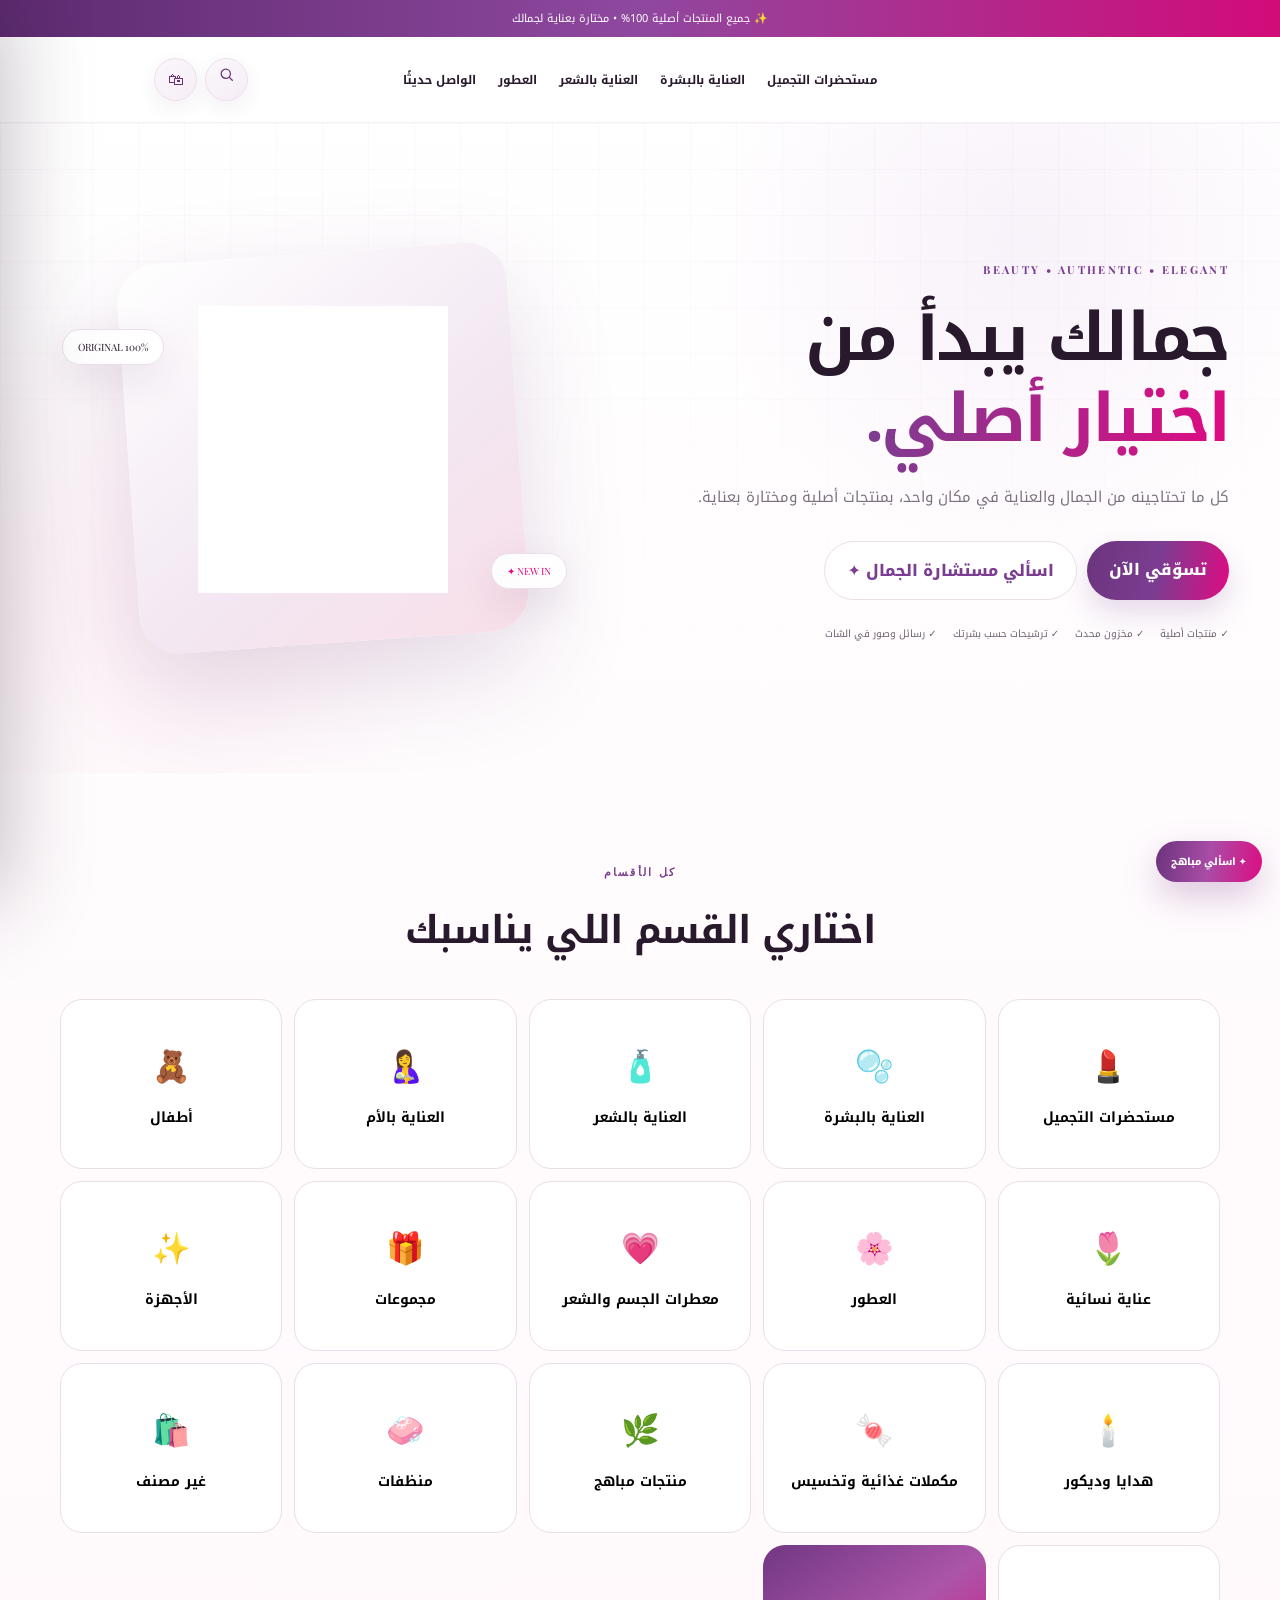
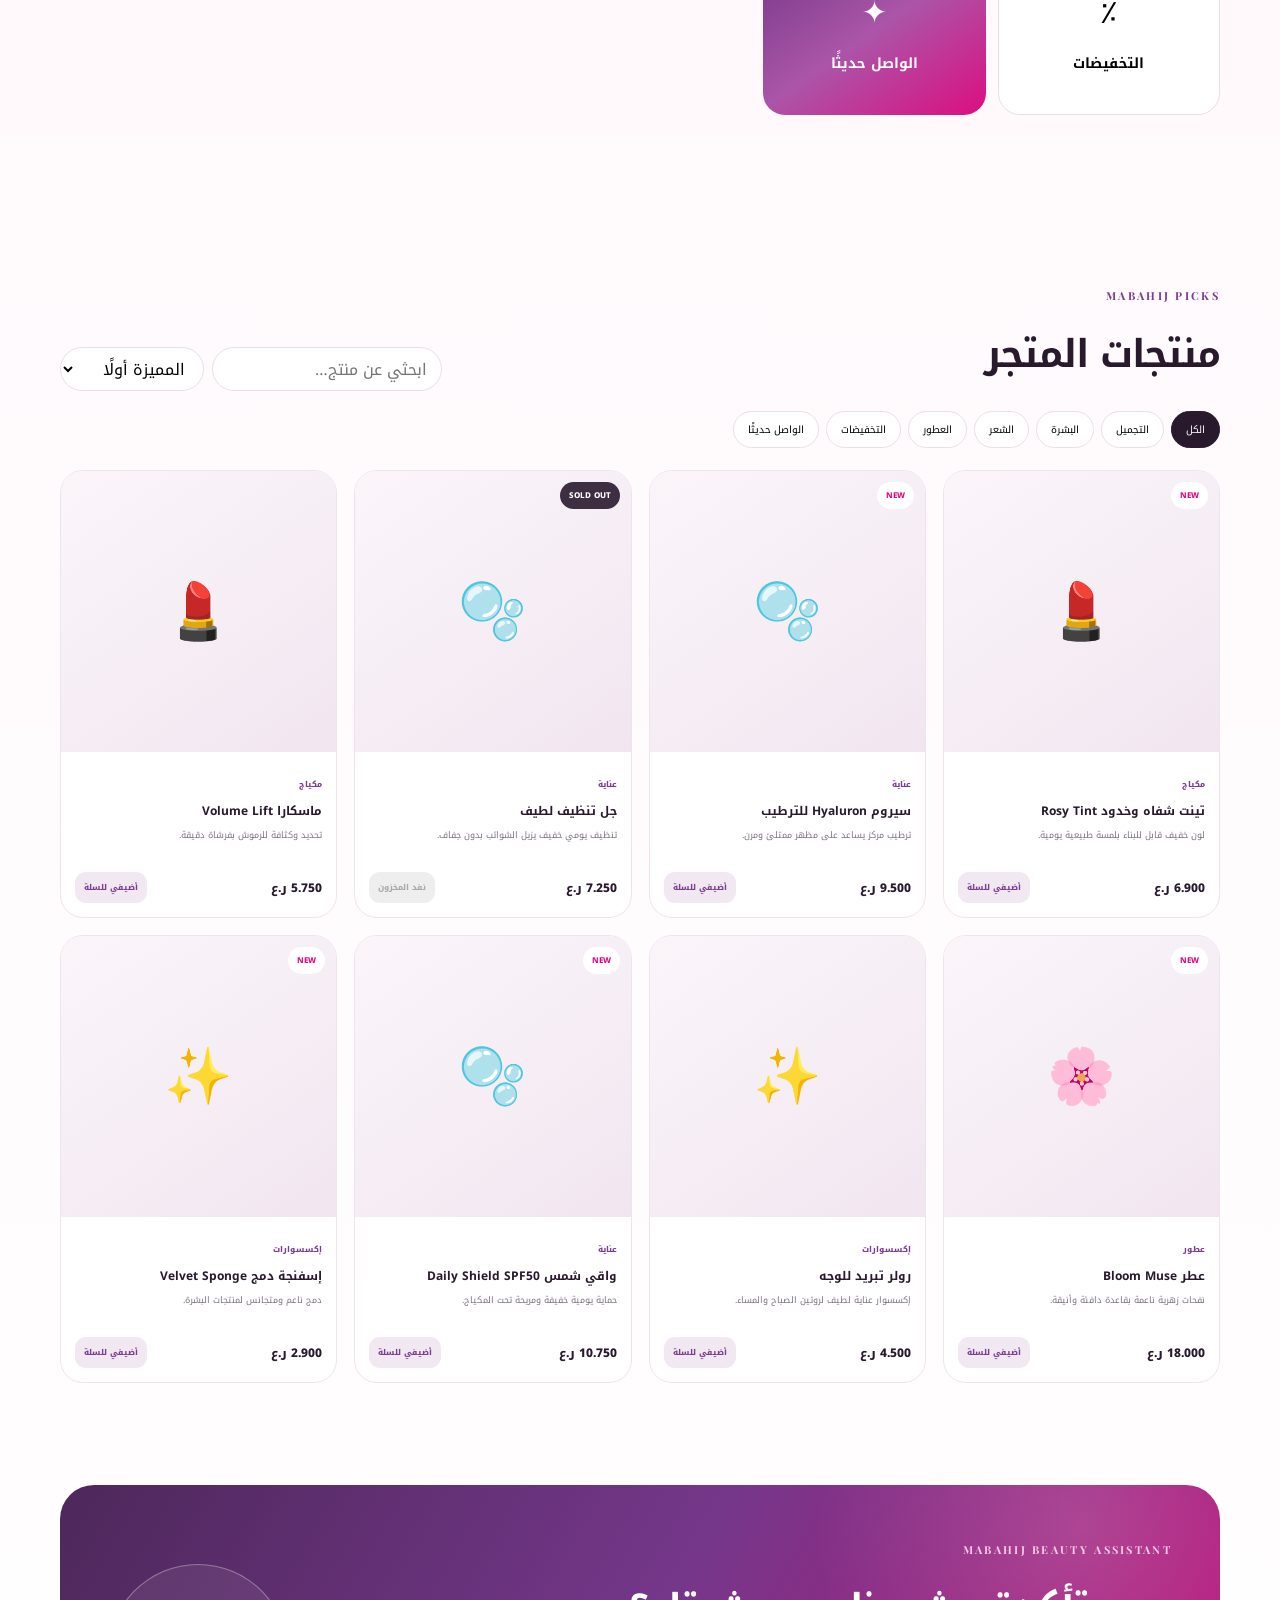
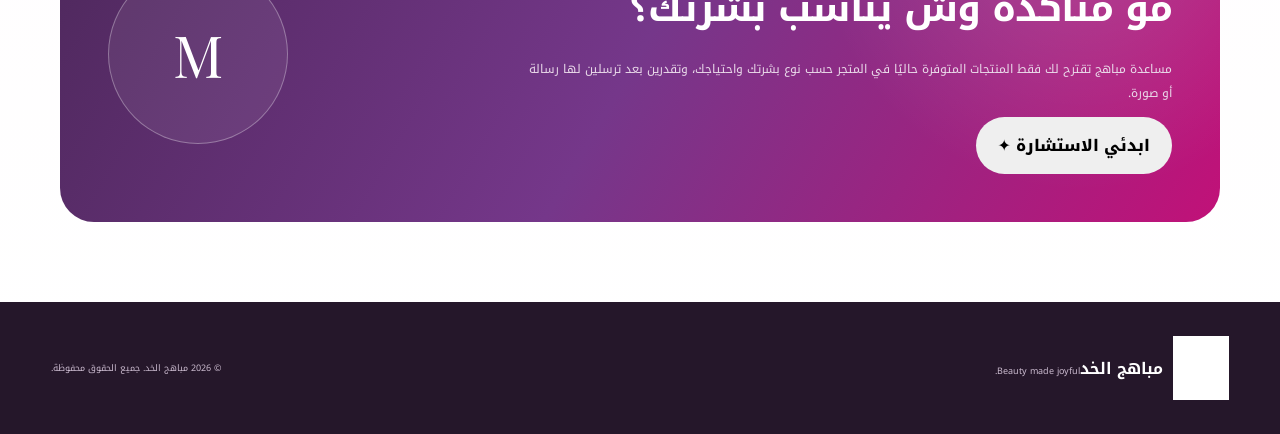
<file: mabahij-demo/index.html>
<!doctype html><html lang="ar" dir="rtl"><head><meta charset="utf-8"><meta name="viewport" content="width=device-width,initial-scale=1,viewport-fit=cover"><meta name="theme-color" content="#7c3f91"><title>مباهج الخد | متجر الجمال</title><link rel="preconnect" href="https://fonts.googleapis.com"><link rel="preconnect" href="https://fonts.gstatic.com" crossorigin><link href="https://fonts.googleapis.com/css2?family=Noto+Kufi+Arabic:wght@400;500;600;700;800&family=Playfair+Display:wght@600;700&display=swap" rel="stylesheet"><link rel="stylesheet" href="style.css"><link rel="stylesheet" href="logo-fix.css?v=4"><style>.brand img,.logo-card img,footer img{object-fit:contain!important;background:#fff!important}.chatinput{display:grid;grid-template-columns:auto 1fr auto;gap:7px;padding:10px 12px;border-top:1px solid var(--line);background:#fff}.chatinput input[type=text]{min-width:0;border:1px solid var(--line);border-radius:999px;padding:10px 12px;outline:none}.chatinput button{width:38px;height:38px;border:0;border-radius:50%;display:grid;place-items:center;cursor:pointer}.attach{background:#f4eaf4;color:var(--p);font-size:19px}.send{background:linear-gradient(100deg,#6b337c,#d90f80);color:#fff;font-size:18px}.msg.image{padding:7px}.msg.image img{display:block;width:min(190px,100%);border-radius:12px;margin-bottom:5px}.chatnote{font-size:8px;color:#7c7180;padding:0 12px 10px;background:#fff;text-align:center}.allcats{grid-template-columns:repeat(5,1fr)}@media(max-width:1050px){.allcats{grid-template-columns:repeat(3,1fr)}}@media(max-width:760px){.allcats{grid-template-columns:1fr 1fr}.chatinput{padding-bottom:calc(10px + env(safe-area-inset-bottom))}}</style></head><body><div class="top">✨ جميع المنتجات أصلية 100% • مختارة بعناية لجمالك</div><header><a class="brand" href="#home"><img src="logo-exact.svg?v=4" alt="شعار مباهج الخد"></a><nav id="nav"><a href="#products" data-filter="makeup">مستحضرات التجميل</a><a href="#products" data-filter="skincare">العناية بالبشرة</a><a href="#products" data-filter="haircare">العناية بالشعر</a><a href="#products" data-filter="perfume">العطور</a><a href="#products" data-filter="new">الواصل حديثًا</a></nav><div class="actions"><button class="round" id="search">⌕</button><button class="round" id="cartBtn">🛍</button><button class="menu" id="menu">☰</button></div></header><div class="backdrop" id="backdrop"></div><main><section class="hero" id="home"><div><span class="eyebrow">BEAUTY • AUTHENTIC • ELEGANT</span><h1>جمالك يبدأ من<br><span>اختيار أصلي.</span></h1><p>كل ما تحتاجينه من الجمال والعناية في مكان واحد، بمنتجات أصلية ومختارة بعناية.</p><div class="cta"><a class="btn primary" href="#products">تسوّقي الآن</a><button class="btn ghost" id="heroChat">اسألي مستشارة الجمال ✦</button></div><div class="checks"><span>✓ منتجات أصلية</span><span>✓ مخزون محدث</span><span>✓ ترشيحات حسب بشرتك</span><span>✓ رسائل وصور في الشات</span></div></div><div class="art"><div class="logo-card"><img src="logo-exact.svg?v=4" alt="شعار مباهج الخد"></div><span class="pill p1">ORIGINAL 100%</span><span class="pill p2">NEW IN ✦</span></div></section><section class="shell section"><div class="title"><span class="eyebrow">كل الأقسام</span><h2>اختاري القسم اللي يناسبك</h2></div><div class="cats allcats"><button class="cat" data-filter="makeup"><i>💄</i><b>مستحضرات التجميل</b></button><button class="cat" data-filter="skincare"><i>🫧</i><b>العناية بالبشرة</b></button><button class="cat" data-filter="haircare"><i>🧴</i><b>العناية بالشعر</b></button><button class="cat" data-filter="mom"><i>🤱</i><b>العناية بالأم</b></button><button class="cat" data-filter="kids"><i>🧸</i><b>أطفال</b></button><button class="cat" data-filter="feminine"><i>🌷</i><b>عناية نسائية</b></button><button class="cat" data-filter="perfume"><i>🌸</i><b>العطور</b></button><button class="cat" data-filter="bodymist"><i>💗</i><b>معطرات الجسم والشعر</b></button><button class="cat" data-filter="sets"><i>🎁</i><b>مجموعات</b></button><button class="cat" data-filter="devices"><i>✨</i><b>الأجهزة</b></button><button class="cat" data-filter="decor"><i>🕯️</i><b>هدايا وديكور</b></button><button class="cat" data-filter="supplements"><i>🍬</i><b>مكملات غذائية وتخسيس</b></button><button class="cat" data-filter="mahaj"><i>🌿</i><b>منتجات مباهج</b></button><button class="cat" data-filter="cleaners"><i>🧼</i><b>منظفات</b></button><button class="cat" data-filter="misc"><i>🛍️</i><b>غير مصنف</b></button><button class="cat" data-filter="sale"><i>٪</i><b>التخفيضات</b></button><button class="cat new" data-filter="new"><i>✦</i><b>الواصل حديثًا</b></button></div></section><section class="shell section" id="products"><div class="headrow"><div><span class="eyebrow">MABAHIJ PICKS</span><h2>منتجات المتجر</h2></div><div class="tools"><input id="q" placeholder="ابحثي عن منتج…"><select id="sort"><option value="featured">المميزة أولًا</option><option value="asc">السعر: الأقل</option><option value="desc">السعر: الأعلى</option></select></div></div><div class="chips"><button class="chip active" data-filter="all">الكل</button><button class="chip" data-filter="makeup">التجميل</button><button class="chip" data-filter="skincare">البشرة</button><button class="chip" data-filter="haircare">الشعر</button><button class="chip" data-filter="perfume">العطور</button><button class="chip" data-filter="sale">التخفيضات</button><button class="chip" data-filter="new">الواصل حديثًا</button></div><div class="grid" id="grid"></div></section><section class="shell ai"><div><span class="eyebrow" style="color:#f3c8e2">MABAHIJ BEAUTY ASSISTANT</span><h2>مو متأكدة وش يناسب بشرتك؟</h2><p>مساعدة مباهج تقترح لك فقط المنتجات المتوفرة حاليًا في المتجر حسب نوع بشرتك واحتياجك، وتقدرين بعد ترسلين لها رسالة أو صورة.</p><button class="btn" id="aiBtn">ابدئي الاستشارة ✦</button></div><div class="orb">M</div></section></main><footer><div class="fbrand"><img src="logo-exact.svg?v=4" alt="شعار مباهج الخد"><div><b>مباهج الخد</b><small>Beauty made joyful.</small></div></div><small>© 2026 مباهج الخد. جميع الحقوق محفوظة.</small></footer><aside class="drawer" id="drawer"><div class="dhead"><div><small>سلة التسوق</small><b>اختياراتك</b></div><button class="close" id="closeCart">×</button></div><div class="cart" id="cart"></div></aside><div class="overlay" id="overlay"></div><section class="chat" id="chat"><div class="chead"><div><b>مساعدة مباهج</b><small>ترشيحات من المتوفر فقط</small></div><button class="close" id="closeChat">×</button></div><div class="msgs" id="msgs"></div><div class="quick" id="quick"></div><form class="chatinput" id="chatForm"><button type="button" class="attach" id="attachBtn" aria-label="إرفاق صورة">＋</button><input id="chatText" type="text" autocomplete="off" placeholder="اكتبي رسالتك…"><button type="submit" class="send" aria-label="إرسال">↑</button><input id="chatImage" type="file" accept="image/*" hidden></form><div class="chatnote">يمكنك إرسال رسالة أو صورة، والترشيحات تكون من المنتجات المتوفرة في المتجر.</div></section><button class="chatfab" id="fab">✦ اسألي مباهج</button><script src="app.js"></script><script>(()=>{const form=document.getElementById('chatForm'),text=document.getElementById('chatText'),imgInput=document.getElementById('chatImage'),attach=document.getElementById('attachBtn'),box=document.getElementById('msgs');const add=(html,user=false,cls='')=>{const d=document.createElement('div');d.className='msg '+(user?'user ':'')+cls;d.innerHTML=html;box.appendChild(d);box.scrollTop=box.scrollHeight};form.addEventListener('submit',e=>{e.preventDefault();const t=text.value.trim();if(!t)return;add(t.replace(/[&<>]/g,s=>({'&':'&amp;','<':'&lt;','>':'&gt;'}[s])),true);text.value='';setTimeout(()=>{const l=t.toLowerCase();if(l.includes('عطر'))add('أكيد ♡ أقدر أساعدك في العطور المتوفرة حاليًا.');else if(l.includes('جاف')||l.includes('ترطيب'))add('للبشرة الجافة نركز على الترطيب والخيارات اللطيفة. اختاري نوع بشرتك من الأزرار فوق عشان أعطيك ترشيحات أدق.');else if(l.includes('دهني')||l.includes('حبوب'))add('للبشرة الدهنية أو المعرضة للحبوب نختار منتجات خفيفة ومتوازنة من الموجود في المتجر.');else add('وصلتني رسالتك ✨ قولي لي نوع بشرتك واحتياجك، أو ارسلي صورة، وبساعدك من المنتجات المتوفرة فقط.');},250)});attach.addEventListener('click',()=>imgInput.click());imgInput.addEventListener('change',()=>{const f=imgInput.files&&imgInput.files[0];if(!f)return;const r=new FileReader();r.onload=()=>{add('<img src="'+r.result+'" alt="صورة مرفقة"><small>'+f.name+'</small>',true,'image');setTimeout(()=>add('وصلتني الصورة ♡ اكتبي لي وش تبين بالضبط منها — مثل منتج مشابه، لون قريب، أو شيء يناسب نوع بشرتك — وبعطيك من المتوفر في المتجر.'),250)};r.readAsDataURL(f);imgInput.value='';});})();</script></body></html>
</file>
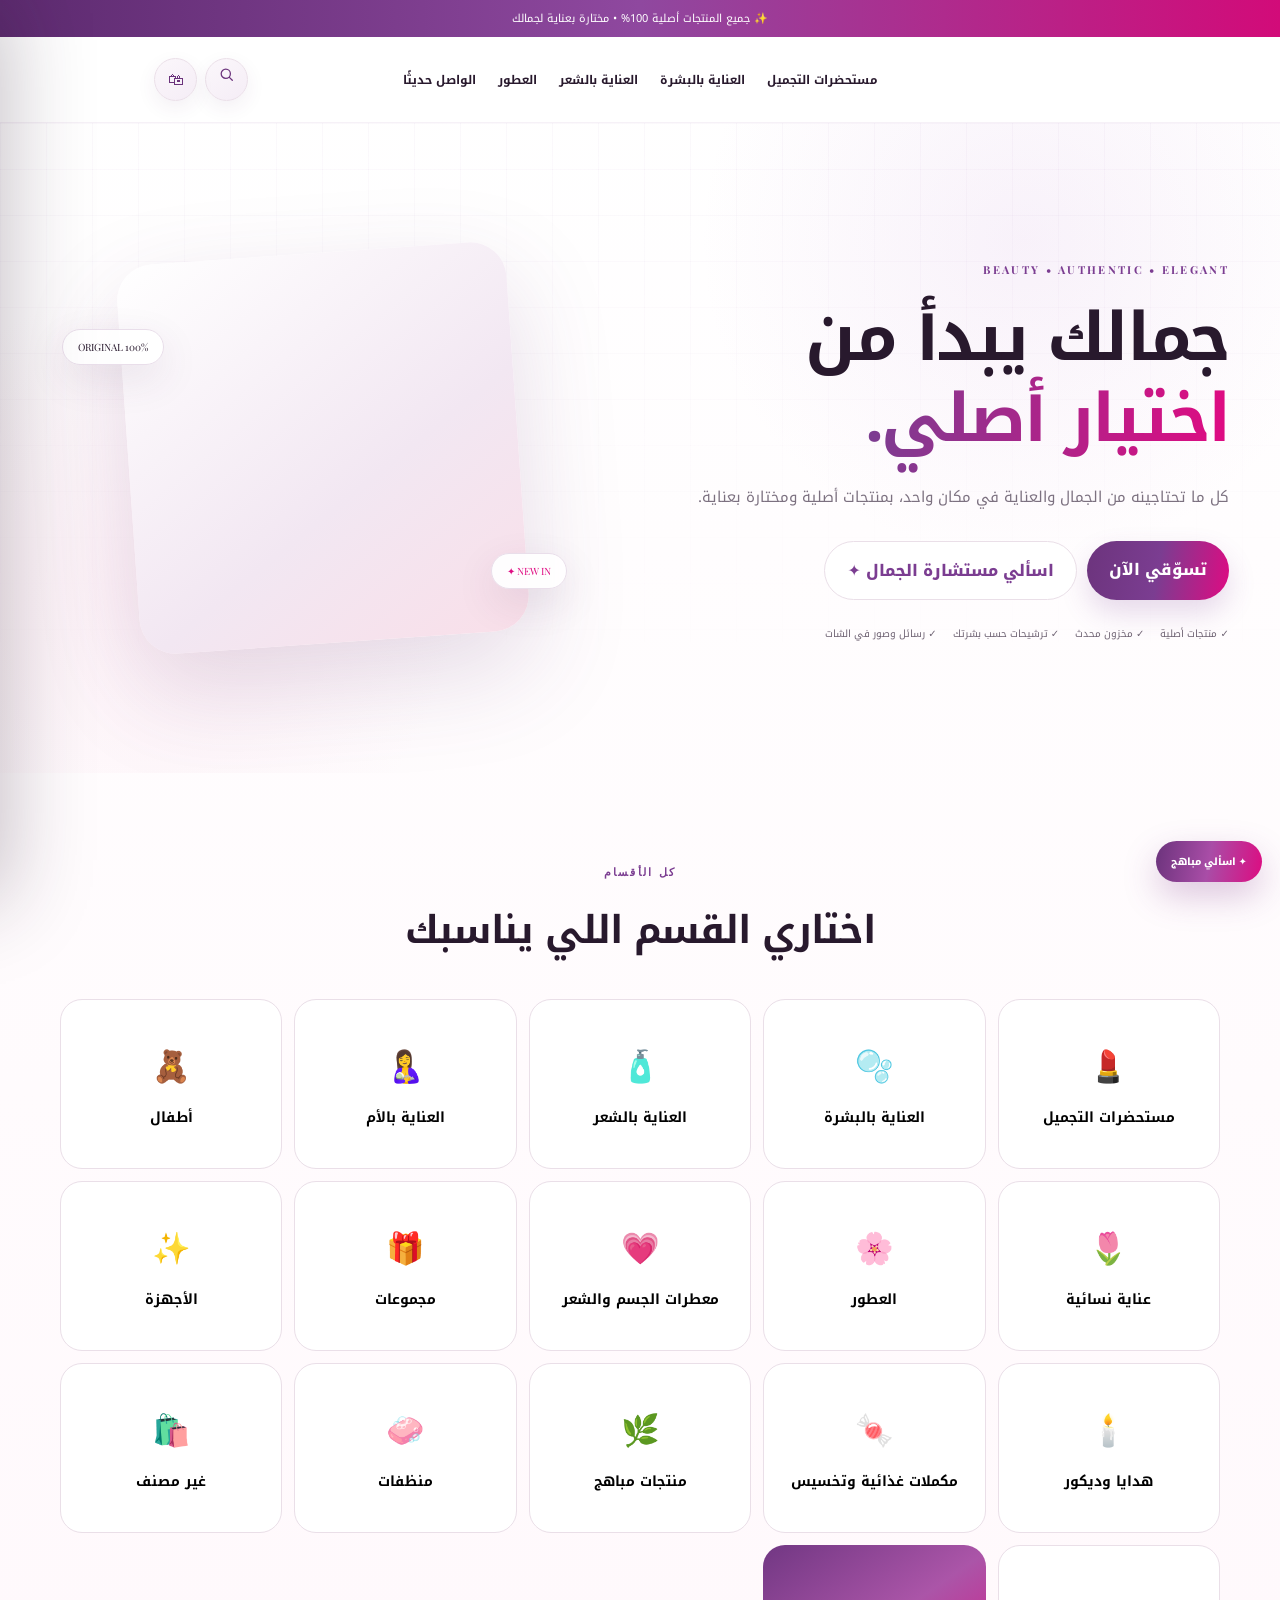
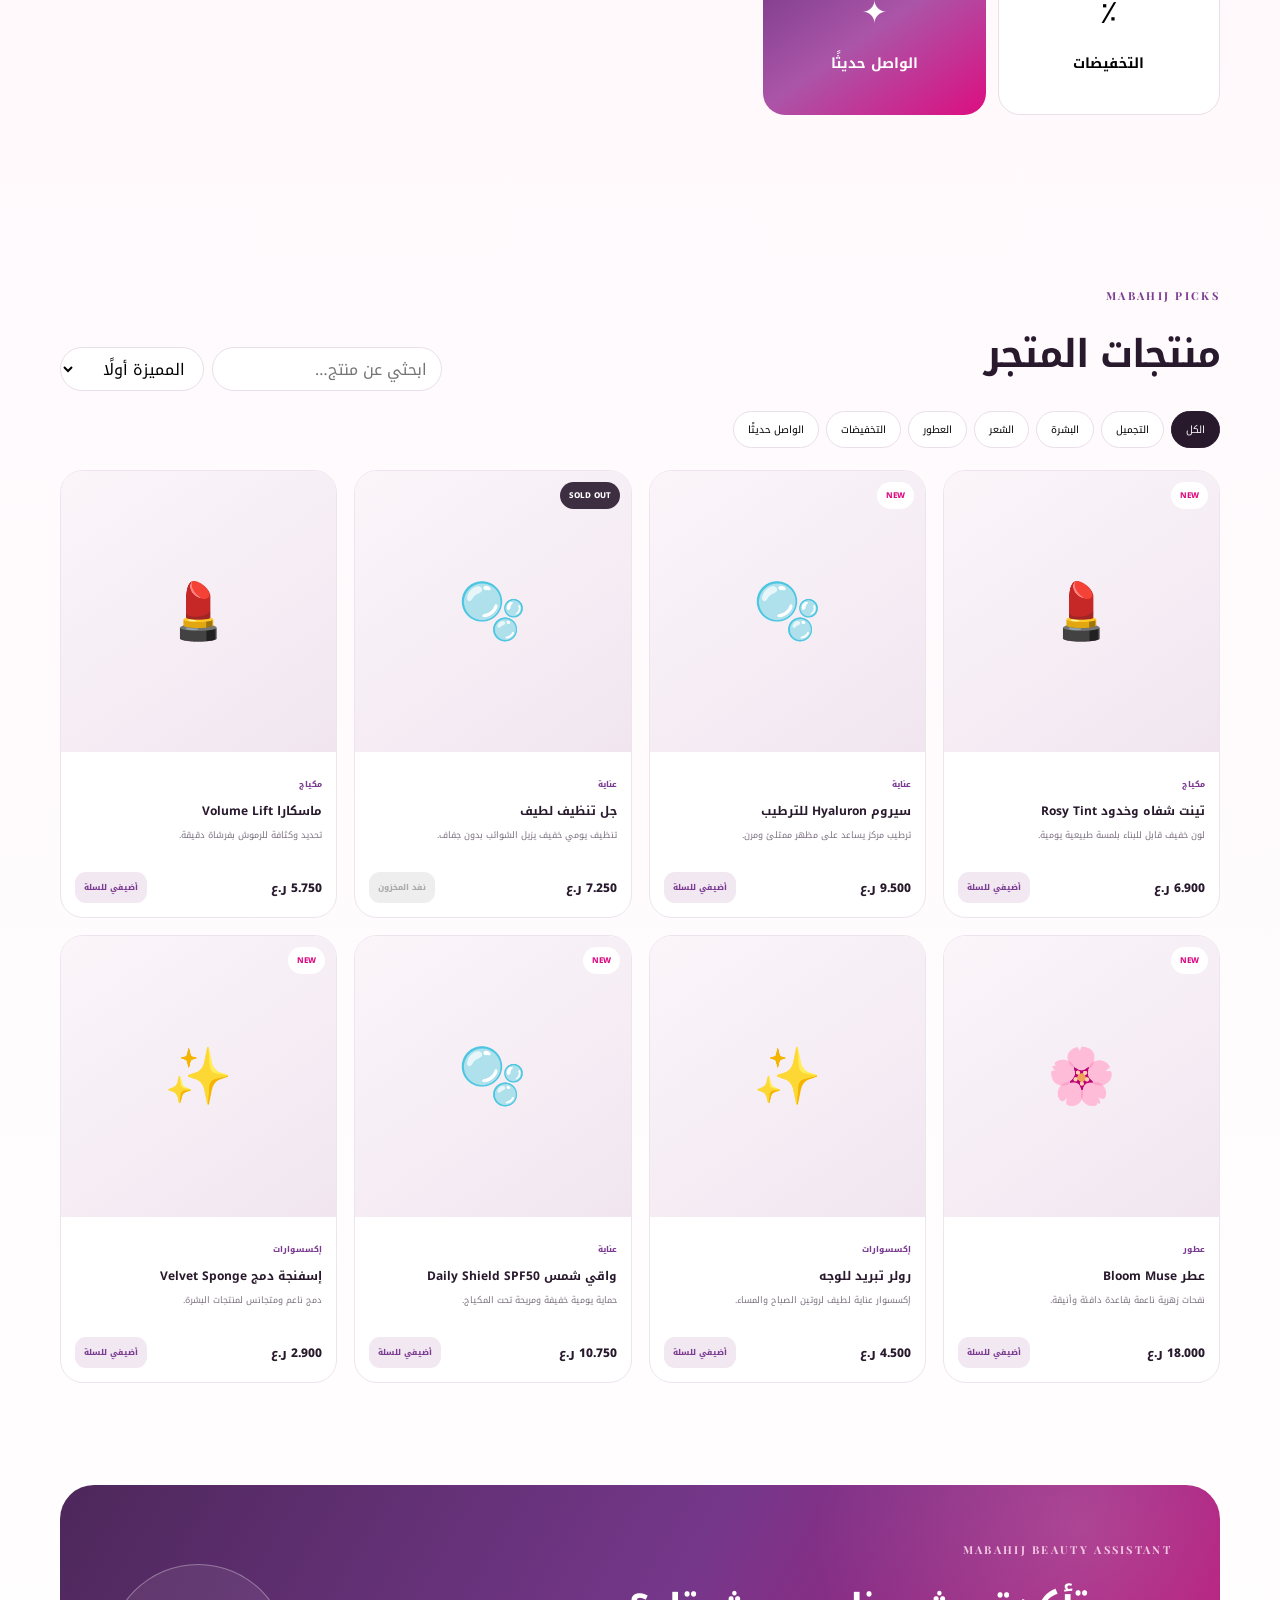
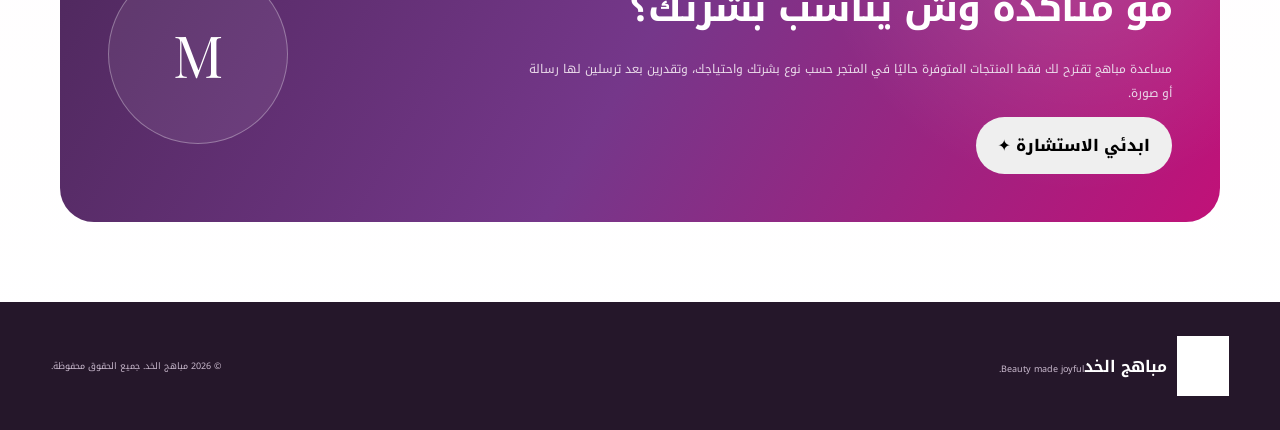
<file: mabahij-final-v2/index.html>
<!doctype html><html lang="ar" dir="rtl"><head><meta charset="utf-8"><meta name="viewport" content="width=device-width,initial-scale=1,viewport-fit=cover"><meta name="theme-color" content="#7c3f91"><title>مباهج الخد | متجر الجمال</title><link rel="preconnect" href="https://fonts.googleapis.com"><link rel="preconnect" href="https://fonts.gstatic.com" crossorigin><link href="https://fonts.googleapis.com/css2?family=Noto+Kufi+Arabic:wght@400;500;600;700;800&family=Playfair+Display:wght@600;700&display=swap" rel="stylesheet"><link rel="stylesheet" href="../mabahij-demo/style.css?v=final2"><style>
.brand img{width:auto!important;height:60px!important;max-width:110px!important;border-radius:0!important;box-shadow:none!important;object-fit:contain!important;background:transparent!important}
.logo-card{padding:28px!important;overflow:hidden!important;border-radius:36px!important}
.logo-card img{display:block!important;width:auto!important;height:auto!important;max-width:82%!important;max-height:82%!important;border-radius:0!important;object-fit:contain!important;object-position:center!important;background:transparent!important;transform:none!important;clip-path:none!important;margin:auto!important}
footer img{width:auto!important;height:60px!important;max-width:105px!important;border-radius:0!important;object-fit:contain!important;background:#fff!important}
.chatinput{display:grid;grid-template-columns:auto 1fr auto;gap:7px;padding:10px 12px;border-top:1px solid var(--line);background:#fff}.chatinput input[type=text]{min-width:0;border:1px solid var(--line);border-radius:999px;padding:10px 12px;outline:none}.chatinput button{width:38px;height:38px;border:0;border-radius:50%;display:grid;place-items:center;cursor:pointer}.attach{background:#f4eaf4;color:var(--p);font-size:19px}.send{background:linear-gradient(100deg,#6b337c,#d90f80);color:#fff;font-size:18px}.msg.image{padding:7px}.msg.image img{display:block;width:min(190px,100%);border-radius:12px;margin-bottom:5px}.chatnote{font-size:8px;color:#7c7180;padding:0 12px 10px;background:#fff;text-align:center}.allcats{grid-template-columns:repeat(5,1fr)}
@media(max-width:1050px){.allcats{grid-template-columns:repeat(3,1fr)}}
@media(max-width:760px){.brand img{height:54px!important;max-width:96px!important}.logo-card{padding:22px!important}.logo-card img{max-width:84%!important;max-height:84%!important}.allcats{grid-template-columns:1fr 1fr}.chatinput{padding-bottom:calc(10px + env(safe-area-inset-bottom))}}
</style></head><body><div class="top">✨ جميع المنتجات أصلية 100% • مختارة بعناية لجمالك</div><header><a class="brand" href="#home"><img src="../mabahij-demo/logo-exact.svg?v=final2" alt="شعار مباهج الخد"></a><nav id="nav"><a href="#products" data-filter="makeup">مستحضرات التجميل</a><a href="#products" data-filter="skincare">العناية بالبشرة</a><a href="#products" data-filter="haircare">العناية بالشعر</a><a href="#products" data-filter="perfume">العطور</a><a href="#products" data-filter="new">الواصل حديثًا</a></nav><div class="actions"><button class="round" id="search">⌕</button><button class="round" id="cartBtn">🛍</button><button class="menu" id="menu">☰</button></div></header><div class="backdrop" id="backdrop"></div><main><section class="hero" id="home"><div><span class="eyebrow">BEAUTY • AUTHENTIC • ELEGANT</span><h1>جمالك يبدأ من<br><span>اختيار أصلي.</span></h1><p>كل ما تحتاجينه من الجمال والعناية في مكان واحد، بمنتجات أصلية ومختارة بعناية.</p><div class="cta"><a class="btn primary" href="#products">تسوّقي الآن</a><button class="btn ghost" id="heroChat">اسألي مستشارة الجمال ✦</button></div><div class="checks"><span>✓ منتجات أصلية</span><span>✓ مخزون محدث</span><span>✓ ترشيحات حسب بشرتك</span><span>✓ رسائل وصور في الشات</span></div></div><div class="art"><div class="logo-card"><img src="../mabahij-demo/logo-exact.svg?v=final2" alt="شعار مباهج الخد"></div><span class="pill p1">ORIGINAL 100%</span><span class="pill p2">NEW IN ✦</span></div></section><section class="shell section"><div class="title"><span class="eyebrow">كل الأقسام</span><h2>اختاري القسم اللي يناسبك</h2></div><div class="cats allcats"><button class="cat" data-filter="makeup"><i>💄</i><b>مستحضرات التجميل</b></button><button class="cat" data-filter="skincare"><i>🫧</i><b>العناية بالبشرة</b></button><button class="cat" data-filter="haircare"><i>🧴</i><b>العناية بالشعر</b></button><button class="cat" data-filter="mom"><i>🤱</i><b>العناية بالأم</b></button><button class="cat" data-filter="kids"><i>🧸</i><b>أطفال</b></button><button class="cat" data-filter="feminine"><i>🌷</i><b>عناية نسائية</b></button><button class="cat" data-filter="perfume"><i>🌸</i><b>العطور</b></button><button class="cat" data-filter="bodymist"><i>💗</i><b>معطرات الجسم والشعر</b></button><button class="cat" data-filter="sets"><i>🎁</i><b>مجموعات</b></button><button class="cat" data-filter="devices"><i>✨</i><b>الأجهزة</b></button><button class="cat" data-filter="decor"><i>🕯️</i><b>هدايا وديكور</b></button><button class="cat" data-filter="supplements"><i>🍬</i><b>مكملات غذائية وتخسيس</b></button><button class="cat" data-filter="mahaj"><i>🌿</i><b>منتجات مباهج</b></button><button class="cat" data-filter="cleaners"><i>🧼</i><b>منظفات</b></button><button class="cat" data-filter="misc"><i>🛍️</i><b>غير مصنف</b></button><button class="cat" data-filter="sale"><i>٪</i><b>التخفيضات</b></button><button class="cat new" data-filter="new"><i>✦</i><b>الواصل حديثًا</b></button></div></section><section class="shell section" id="products"><div class="headrow"><div><span class="eyebrow">MABAHIJ PICKS</span><h2>منتجات المتجر</h2></div><div class="tools"><input id="q" placeholder="ابحثي عن منتج…"><select id="sort"><option value="featured">المميزة أولًا</option><option value="asc">السعر: الأقل</option><option value="desc">السعر: الأعلى</option></select></div></div><div class="chips"><button class="chip active" data-filter="all">الكل</button><button class="chip" data-filter="makeup">التجميل</button><button class="chip" data-filter="skincare">البشرة</button><button class="chip" data-filter="haircare">الشعر</button><button class="chip" data-filter="perfume">العطور</button><button class="chip" data-filter="sale">التخفيضات</button><button class="chip" data-filter="new">الواصل حديثًا</button></div><div class="grid" id="grid"></div></section><section class="shell ai"><div><span class="eyebrow" style="color:#f3c8e2">MABAHIJ BEAUTY ASSISTANT</span><h2>مو متأكدة وش يناسب بشرتك؟</h2><p>مساعدة مباهج تقترح لك فقط المنتجات المتوفرة حاليًا في المتجر حسب نوع بشرتك واحتياجك، وتقدرين بعد ترسلين لها رسالة أو صورة.</p><button class="btn" id="aiBtn">ابدئي الاستشارة ✦</button></div><div class="orb">M</div></section></main><footer><div class="fbrand"><img src="../mabahij-demo/logo-exact.svg?v=final2" alt="شعار مباهج الخد"><div><b>مباهج الخد</b><small>Beauty made joyful.</small></div></div><small>© 2026 مباهج الخد. جميع الحقوق محفوظة.</small></footer><aside class="drawer" id="drawer"><div class="dhead"><div><small>سلة التسوق</small><b>اختياراتك</b></div><button class="close" id="closeCart">×</button></div><div class="cart" id="cart"></div></aside><div class="overlay" id="overlay"></div><section class="chat" id="chat"><div class="chead"><div><b>مساعدة مباهج</b><small>ترشيحات من المتوفر فقط</small></div><button class="close" id="closeChat">×</button></div><div class="msgs" id="msgs"></div><div class="quick" id="quick"></div><form class="chatinput" id="chatForm"><button type="button" class="attach" id="attachBtn">＋</button><input id="chatText" type="text" autocomplete="off" placeholder="اكتبي رسالتك…"><button type="submit" class="send">↑</button><input id="chatImage" type="file" accept="image/*" hidden></form><div class="chatnote">يمكنك إرسال رسالة أو صورة، والترشيحات من المنتجات المتوفرة فقط.</div></section><button class="chatfab" id="fab">✦ اسألي مباهج</button><script src="../mabahij-demo/app.js?v=final2"></script><script>(()=>{const form=document.getElementById('chatForm'),text=document.getElementById('chatText'),imgInput=document.getElementById('chatImage'),attach=document.getElementById('attachBtn'),box=document.getElementById('msgs');const add=(html,user=false,cls='')=>{const d=document.createElement('div');d.className='msg '+(user?'user ':'')+cls;d.innerHTML=html;box.appendChild(d);box.scrollTop=box.scrollHeight};form.addEventListener('submit',e=>{e.preventDefault();const t=text.value.trim();if(!t)return;add(t.replace(/[&<>]/g,s=>({'&':'&amp;','<':'&lt;','>':'&gt;'}[s])),true);text.value='';setTimeout(()=>add('وصلتني رسالتك ✨ قولي لي نوع بشرتك واحتياجك، أو ارسلي صورة، وبساعدك من المنتجات المتوفرة فقط.'),250)});attach.addEventListener('click',()=>imgInput.click());imgInput.addEventListener('change',()=>{const f=imgInput.files&&imgInput.files[0];if(!f)return;const r=new FileReader();r.onload=()=>{add('<img src="'+r.result+'" alt="صورة مرفقة"><small>'+f.name+'</small>',true,'image');setTimeout(()=>add('وصلتني الصورة ♡ اكتبي لي وش تبين منها، وبعطيك خيارات من المتوفر في المتجر.'),250)};r.readAsDataURL(f);imgInput.value='';});})();</script></body></html>
</file>
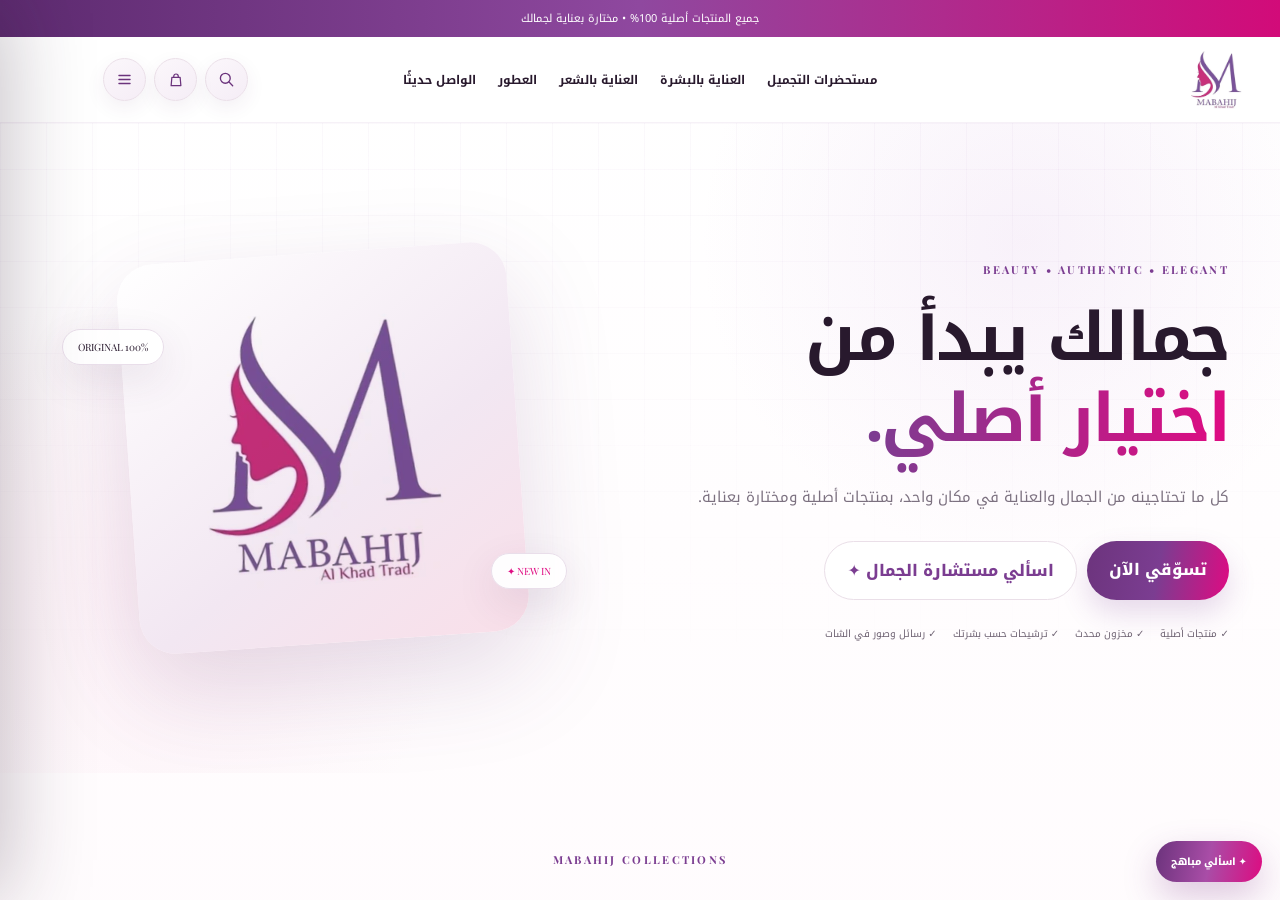
<file: mabahij-final-v3/index.html>
<!doctype html><html lang="ar" dir="rtl"><head><meta charset="utf-8"><meta name="viewport" content="width=device-width,initial-scale=1,viewport-fit=cover"><title>مباهج الخد</title><style>html,body{margin:0;width:100%;height:100%;overflow:hidden;background:#fff}iframe{border:0;width:100%;height:100dvh;display:block}</style></head><body><iframe id="site" src="source-v13.html?v=23" title="مباهج الخد"></iframe><script>(()=>{const f=document.getElementById('site');f.addEventListener('load',()=>{try{const d=f.contentDocument;if(!d)return;const st=d.createElement('style');st.textContent=`#search::before{content:none!important;display:none!important}#search{font-size:0!important}.brand,.fbrand,.logo-card{isolation:isolate!important}.brand img,.fbrand img,.logo-card img{background:transparent!important;border-radius:0!important;box-shadow:none!important;object-fit:contain!important;mix-blend-mode:normal!important;filter:none!important}.brand img{height:58px!important;max-width:108px!important}.fbrand img{height:66px!important;max-width:115px!important}.logo-card img{max-width:82%!important;max-height:82%!important;mix-blend-mode:multiply!important}.round,.menu{color:#6b337c!important;background:linear-gradient(145deg,#fbf7fb,#f5edf6)!important;border:1px solid #eadfe8!important;box-shadow:0 7px 20px rgba(91,48,105,.07)!important;display:grid!important;place-items:center!important}.round svg,.menu svg{display:block!important;width:19px!important;height:19px!important;stroke:#6b337c!important;fill:none!important;stroke-width:1.7!important;stroke-linecap:round!important;stroke-linejoin:round!important}`;d.head.appendChild(st);d.querySelectorAll('img[alt="شعار مباهج الخد"],.brand img,.fbrand img,.logo-card img').forEach(img=>{img.src='../mabahij-demo/logo-source.svg?v=23';img.removeAttribute('srcset');img.style.display='block';img.style.opacity='1';img.style.mixBlendMode='normal';});const search=d.getElementById('search');if(search){search.innerHTML='<svg viewBox="0 0 24 24" aria-hidden="true"><circle cx="10.5" cy="10.5" r="6.2"></circle><path d="m15.2 15.2 4.6 4.6"></path></svg>';}const cart=d.getElementById('cartBtn');if(cart){cart.innerHTML='<svg viewBox="0 0 24 24" aria-hidden="true"><path d="M6.5 8.5h11l1 11h-13l1-11Z"></path><path d="M9 8.5V7a3 3 0 0 1 6 0v1.5"></path></svg>';}const menu=d.getElementById('menu');if(menu){menu.innerHTML='<svg viewBox="0 0 24 24" aria-hidden="true"><path d="M5 7h14M5 12h14M5 17h14"></path></svg>';}}catch(e){console.error(e)}});})();</script></body></html>
</file>
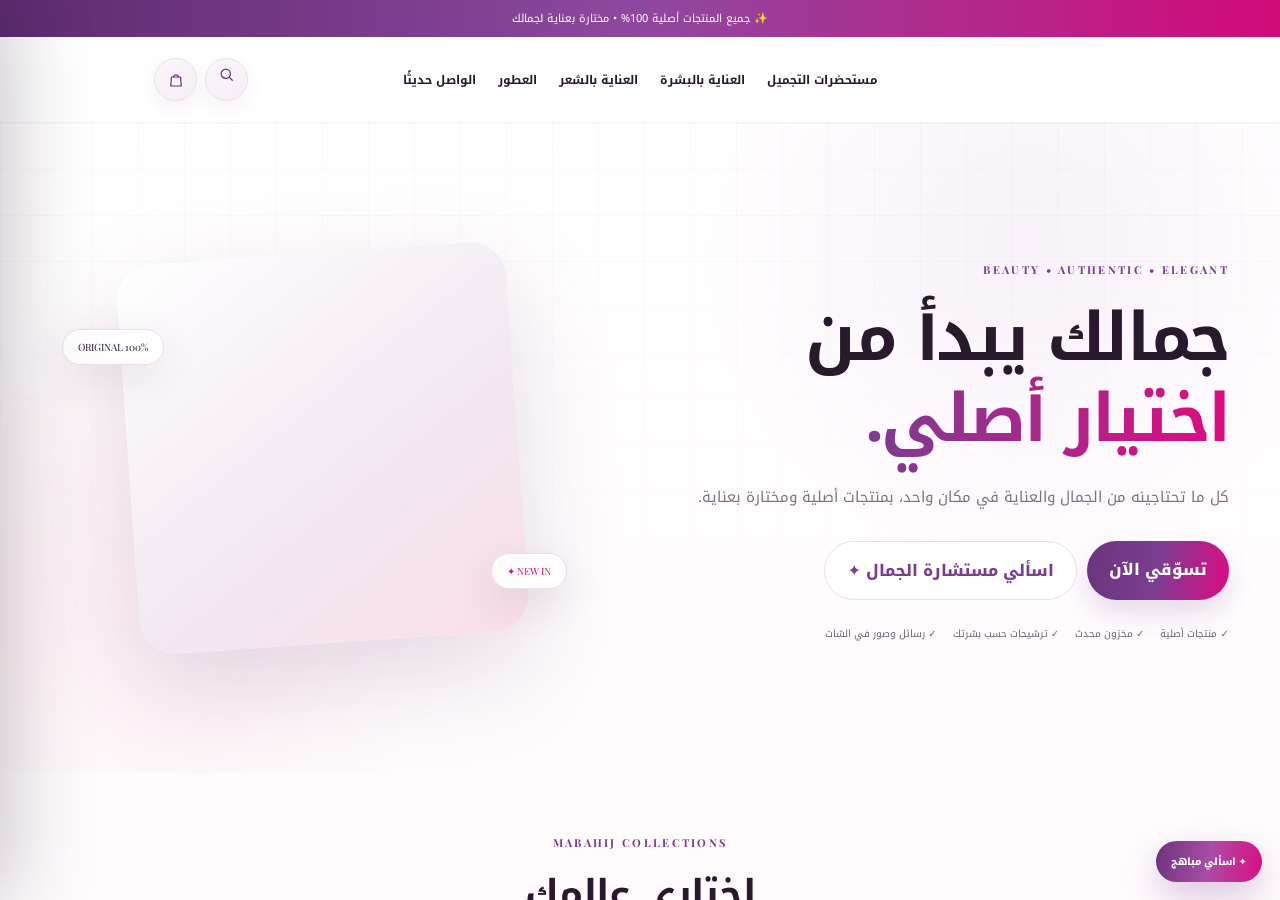
<file: mabahij-final-v4/index.html>
<!doctype html><html lang="ar" dir="rtl"><head><meta charset="utf-8"><meta name="viewport" content="width=device-width,initial-scale=1,viewport-fit=cover"><title>مباهج الخد</title><style>html,body{margin:0;width:100%;height:100%;overflow:hidden;background:#fff}iframe{border:0;width:100%;height:100dvh;display:block}</style></head><body><iframe id="site" src="../mabahij-final-v2/?v=refined7" title="مباهج الخد"></iframe><script>(()=>{const f=document.getElementById('site');f.addEventListener('load',()=>{try{const d=f.contentDocument;if(!d)return;const style=d.createElement('style');style.textContent=`
.brand img,.fbrand img{background:transparent!important;border-radius:0!important;object-fit:contain!important}.logo-card img{mix-blend-mode:multiply!important;background:transparent!important;border-radius:0!important;object-fit:contain!important}.logo-card{isolation:isolate!important}.round,.menu{color:#653474!important}
.refined-collections{padding-top:62px!important;padding-bottom:68px!important}.refined-head{text-align:center;max-width:620px;margin:0 auto}.refined-head .eyebrow{display:block}.refined-head h2{margin:8px 0 0}.refined-head p{font-size:10px;line-height:2;color:#8b7b8e;margin:10px auto 0;max-width:480px}.refined-grid{display:grid;grid-template-columns:repeat(12,1fr);gap:12px;margin-top:30px}.ref-card{position:relative;border:1px solid #eadfe8;background:#fff;border-radius:24px;min-height:152px;padding:22px;display:flex;flex-direction:column;justify-content:flex-end;text-align:right;cursor:pointer;overflow:hidden;box-shadow:0 12px 34px rgba(69,36,77,.05);transition:.25s}.ref-card:hover{transform:translateY(-3px);box-shadow:0 22px 48px rgba(69,36,77,.11);border-color:#d6c3d8}.ref-card .index{position:absolute;top:17px;left:18px;font-family:'Playfair Display',serif;font-size:9px;letter-spacing:1.6px;color:#aa91ae}.ref-card .label{font-family:'Playfair Display',serif;font-size:8px;letter-spacing:2.2px;color:#9f7aa7;direction:ltr;margin-bottom:6px}.ref-card h3{font-size:18px;line-height:1.55;color:#45264f;margin:0}.ref-card p{font-size:8.5px;line-height:1.9;color:#8b7b8e;margin:7px 0 0;max-width:330px}.ref-card:before{content:'';position:absolute;width:150px;height:150px;border:1px solid rgba(123,61,145,.08);border-radius:50%;top:-82px;right:-48px}.ref-makeup{grid-column:span 7;min-height:260px;background:radial-gradient(circle at 88% 0%,#eadbec 0,transparent 38%),linear-gradient(145deg,#fff,#fdf9fc)}.ref-makeup h3{font-size:27px}.ref-skin{grid-column:span 5}.ref-perfume{grid-column:span 5;background:linear-gradient(135deg,#43264b,#6f397b);border:0}.ref-perfume .index,.ref-perfume .label,.ref-perfume p{color:#eadceb}.ref-perfume h3{color:#fff}.ref-perfume:before{border-color:#ffffff1d}.ref-new{grid-column:span 6;background:linear-gradient(135deg,#fcf8fb,#f7edf5)}.ref-sale{grid-column:span 6;background:linear-gradient(135deg,#6d347d,#9b438b 60%,#bd3f85);border:0}.ref-sale .index,.ref-sale .label,.ref-sale p{color:#f2deed}.ref-sale h3{color:#fff}.ref-sale:before{border-color:#ffffff22}.ref-more{text-align:center;margin-top:22px}.ref-toggle{border:1px solid #d7c5da;background:#fff;color:#60316e;border-radius:999px;padding:12px 23px;font-size:9px;font-weight:800;cursor:pointer;transition:.2s}.ref-toggle:hover{background:#faf6fa}.ref-vault{max-height:0;opacity:0;overflow:hidden;transform:translateY(-8px);transition:max-height .5s ease,opacity .3s ease,transform .3s ease;margin-top:0}.ref-vault.open{max-height:920px;opacity:1;transform:none;margin-top:30px}.vault-grid{display:grid;grid-template-columns:repeat(3,1fr);gap:24px;border-top:1px solid #eadfe8;padding-top:28px}.vault-group{min-width:0}.vault-kicker{font-family:'Playfair Display',serif;font-size:8px;letter-spacing:2.5px;color:#9c7aa5;direction:ltr}.vault-group h4{font-size:14px;color:#47264f;margin:5px 0 12px}.vault-list{display:grid;border-top:1px solid #f0e7ef}.vault-item{width:100%;border:0;border-bottom:1px solid #f0e7ef;background:transparent;color:#5f4664;padding:13px 2px;display:flex;align-items:center;justify-content:space-between;gap:10px;text-align:right;cursor:pointer;font-size:9.5px;transition:.2s}.vault-item:hover{color:#5f2f6c;padding-right:7px}.vault-arrow{width:25px;height:25px;min-width:25px;border:1px solid #e2d3e3;border-radius:50%;display:grid;place-items:center;font-family:Arial,sans-serif;font-size:12px;color:#7c4b86}.vault-note{display:block;font-family:'Playfair Display',serif;font-size:7px;letter-spacing:1.2px;color:#b29ab6;direction:ltr;margin-top:2px}.legacy-cats{display:none!important}
@media(max-width:760px){.refined-collections{padding-top:52px!important;padding-bottom:54px!important}.refined-head p{font-size:8.5px;padding:0 16px}.refined-grid{grid-template-columns:1fr 1fr;gap:9px;margin-top:24px}.ref-card{border-radius:18px;min-height:135px;padding:16px}.ref-card .index{top:13px;left:14px;font-size:7.5px}.ref-card .label{font-size:6.8px;letter-spacing:1.8px}.ref-card h3{font-size:15px}.ref-card p{font-size:7.4px;line-height:1.75}.ref-makeup{grid-column:1/-1;min-height:190px}.ref-makeup h3{font-size:22px}.ref-skin,.ref-perfume{grid-column:span 1}.ref-new,.ref-sale{grid-column:span 1;min-height:125px}.ref-new p,.ref-sale p{display:none}.ref-toggle{font-size:8.5px;padding:11px 20px}.vault-grid{grid-template-columns:1fr;gap:27px;padding-top:24px}.ref-vault.open{max-height:1400px}.vault-group h4{font-size:12px}.vault-item{font-size:9px;padding:12px 1px}.vault-arrow{width:23px;height:23px;min-width:23px;font-size:11px}}
`;d.head.appendChild(style);
const cart=d.getElementById('cartBtn');if(cart){cart.innerHTML='<svg width="19" height="19" viewBox="0 0 24 24" fill="none" stroke="currentColor" stroke-width="1.7" stroke-linecap="round" stroke-linejoin="round" aria-hidden="true"><path d="M6 8h12l1 12H5L6 8Z"/><path d="M9 8a3 3 0 0 1 6 0"/></svg>';cart.setAttribute('aria-label','سلة التسوق');}
const section=[...d.querySelectorAll('main > section.shell.section')].find(s=>s.querySelector('.cats'));if(!section)return;const legacy=section.querySelector('.cats');legacy.remove();legacy.classList.add('legacy-cats');
section.classList.add('refined-collections');section.innerHTML=`<div class="refined-head"><span class="eyebrow">MABAHIJ COLLECTIONS</span><h2>اختاري عالمك</h2><p>الأقسام الأهم أمامك، وبقية المجموعة مرتبة بهدوء لتكتشفيها وقت ما تحبين.</p></div><div class="refined-grid"><button class="ref-card ref-makeup" data-ref-filter="makeup"><span class="index">01</span><span class="label">MAKEUP EDIT</span><h3>مستحضرات التجميل</h3><p>أساسيات ولمسات مختارة لمكياج يومي أو مناسبة.</p></button><button class="ref-card ref-skin" data-ref-filter="skincare"><span class="index">02</span><span class="label">SKIN RITUAL</span><h3>العناية بالبشرة</h3><p>خيارات منتقاة لروتين متوازن ومشرق.</p></button><button class="ref-card ref-perfume" data-ref-filter="perfume"><span class="index">03</span><span class="label">SIGNATURE SCENTS</span><h3>العطور</h3><p>روائح أنيقة تكمّل حضورك.</p></button><button class="ref-card ref-new" data-ref-filter="new"><span class="index">04</span><span class="label">JUST ARRIVED</span><h3>الواصل حديثًا</h3><p>أحدث الإضافات في مباهج.</p></button><button class="ref-card ref-sale" data-ref-filter="sale"><span class="index">05</span><span class="label">PRIVATE SALE</span><h3>التخفيضات</h3><p>اختيارات مميزة بأسعار أجمل.</p></button></div><div class="ref-more"><button class="ref-toggle" id="refToggle" type="button">اكتشفي بقية الأقسام</button></div><div class="ref-vault" id="refVault"><div class="vault-grid"><div class="vault-group"><span class="vault-kicker">CARE</span><h4>العناية اليومية</h4><div class="vault-list"><button class="vault-item" data-ref-filter="haircare"><span>العناية بالشعر<small class="vault-note">HAIR CARE</small></span><span class="vault-arrow">←</span></button><button class="vault-item" data-ref-filter="feminine"><span>عناية نسائية<small class="vault-note">FEMININE CARE</small></span><span class="vault-arrow">←</span></button><button class="vault-item" data-ref-filter="mom"><span>العناية بالأم<small class="vault-note">MOM CARE</small></span><span class="vault-arrow">←</span></button><button class="vault-item" data-ref-filter="kids"><span>أطفال<small class="vault-note">KIDS</small></span><span class="vault-arrow">←</span></button></div></div><div class="vault-group"><span class="vault-kicker">LIFESTYLE</span><h4>لمسات وهدايا</h4><div class="vault-list"><button class="vault-item" data-ref-filter="bodymist"><span>معطرات الجسم والشعر<small class="vault-note">BODY & HAIR MISTS</small></span><span class="vault-arrow">←</span></button><button class="vault-item" data-ref-filter="sets"><span>مجموعات<small class="vault-note">SETS</small></span><span class="vault-arrow">←</span></button><button class="vault-item" data-ref-filter="devices"><span>الأجهزة<small class="vault-note">BEAUTY DEVICES</small></span><span class="vault-arrow">←</span></button><button class="vault-item" data-ref-filter="decor"><span>هدايا وديكور<small class="vault-note">GIFTS & DECOR</small></span><span class="vault-arrow">←</span></button></div></div><div class="vault-group"><span class="vault-kicker">MORE</span><h4>مجموعات أخرى</h4><div class="vault-list"><button class="vault-item" data-ref-filter="supplements"><span>مكملات غذائية وتخسيس<small class="vault-note">SUPPLEMENTS</small></span><span class="vault-arrow">←</span></button><button class="vault-item" data-ref-filter="mahaj"><span>منتجات مباهج<small class="vault-note">MABAHIJ</small></span><span class="vault-arrow">←</span></button><button class="vault-item" data-ref-filter="cleaners"><span>منظفات<small class="vault-note">CLEANERS</small></span><span class="vault-arrow">←</span></button><button class="vault-item" data-ref-filter="misc"><span>غير مصنف<small class="vault-note">MORE PICKS</small></span><span class="vault-arrow">←</span></button></div></div></div></div>`;section.appendChild(legacy);
const toggle=section.querySelector('#refToggle'),vault=section.querySelector('#refVault');toggle.addEventListener('click',()=>{const open=vault.classList.toggle('open');toggle.textContent=open?'إخفاء الأقسام الإضافية':'اكتشفي بقية الأقسام';});section.querySelectorAll('[data-ref-filter]').forEach(btn=>btn.addEventListener('click',()=>{const key=btn.dataset.refFilter;const original=legacy.querySelector(`[data-filter="${key}"]`);if(original)original.click();const products=d.getElementById('products');if(products)products.scrollIntoView({behavior:'smooth',block:'start'});}));
}catch(e){console.error(e)}});})();</script></body></html>
</file>
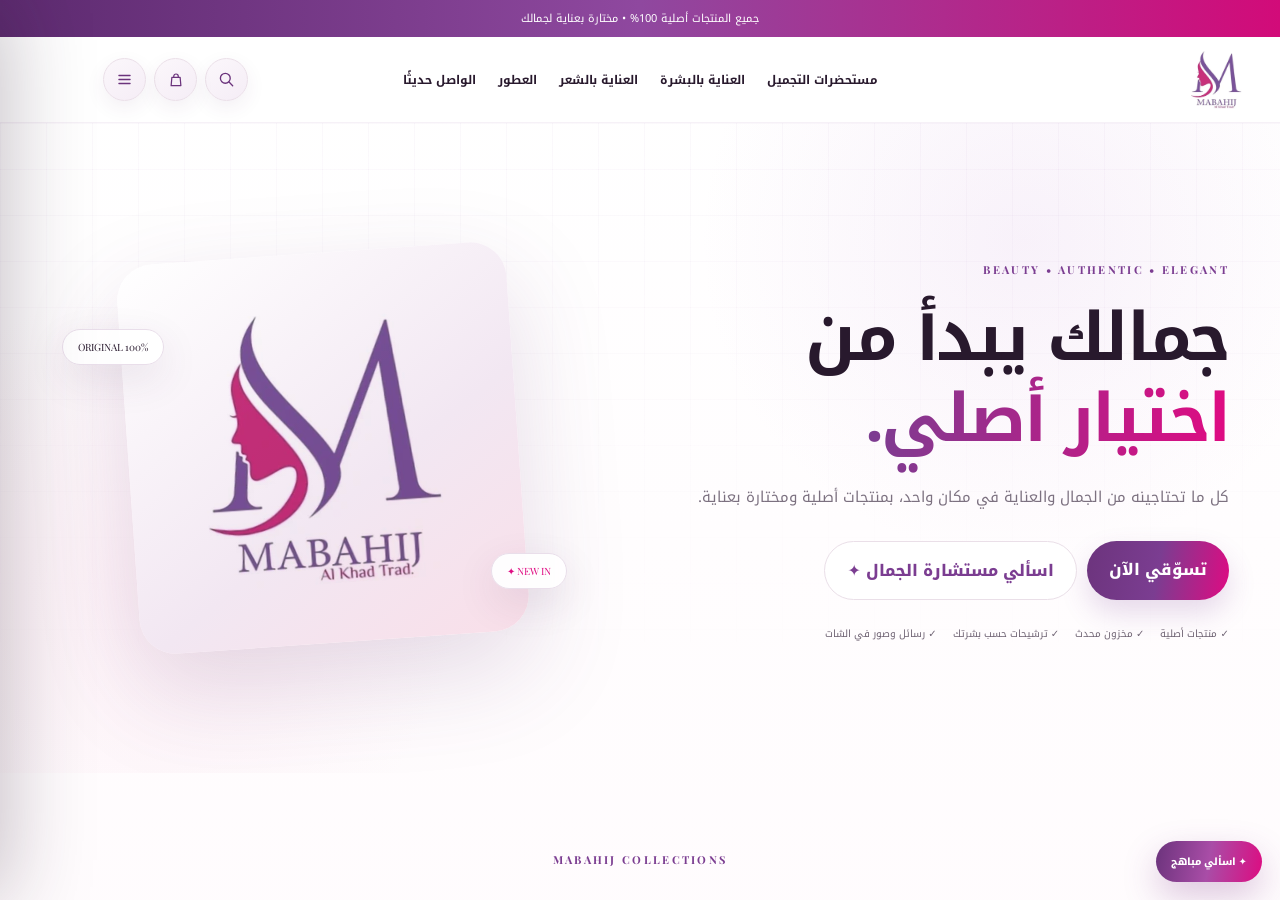
<file: mabahij/index.html>
<!doctype html><html lang="ar" dir="rtl"><head><meta charset="utf-8"><meta name="viewport" content="width=device-width,initial-scale=1,viewport-fit=cover"><title>مباهج الخد</title><style>html,body{margin:0;width:100%;height:100%;overflow:hidden;background:#fff}iframe{border:0;width:100%;height:100dvh;display:block}</style></head><body><iframe id="site" src="../mabahij-final-v3/source-v13.html?v=23" title="مباهج الخد"></iframe><script>(()=>{const f=document.getElementById('site');f.addEventListener('load',()=>{try{const d=f.contentDocument;if(!d)return;const st=d.createElement('style');st.textContent=`#search::before{content:none!important;display:none!important}#search{font-size:0!important}.brand,.fbrand,.logo-card{isolation:isolate!important}.brand img,.fbrand img,.logo-card img{background:transparent!important;border-radius:0!important;box-shadow:none!important;object-fit:contain!important;mix-blend-mode:normal!important;filter:none!important}.brand img{height:58px!important;max-width:108px!important}.fbrand img{height:66px!important;max-width:115px!important}.logo-card img{max-width:82%!important;max-height:82%!important;mix-blend-mode:multiply!important}.round,.menu{color:#6b337c!important;background:linear-gradient(145deg,#fbf7fb,#f5edf6)!important;border:1px solid #eadfe8!important;box-shadow:0 7px 20px rgba(91,48,105,.07)!important;display:grid!important;place-items:center!important}.round svg,.menu svg{display:block!important;width:19px!important;height:19px!important;stroke:#6b337c!important;fill:none!important;stroke-width:1.7!important;stroke-linecap:round!important;stroke-linejoin:round!important}`;d.head.appendChild(st);d.querySelectorAll('img[alt="شعار مباهج الخد"],.brand img,.fbrand img,.logo-card img').forEach(img=>{img.src='../mabahij-demo/logo-source.svg?v=23';img.removeAttribute('srcset');img.style.display='block';img.style.opacity='1';img.style.mixBlendMode='normal';});const search=d.getElementById('search');if(search){search.innerHTML='<svg viewBox="0 0 24 24" aria-hidden="true"><circle cx="10.5" cy="10.5" r="6.2"></circle><path d="m15.2 15.2 4.6 4.6"></path></svg>';}const cart=d.getElementById('cartBtn');if(cart){cart.innerHTML='<svg viewBox="0 0 24 24" aria-hidden="true"><path d="M6.5 8.5h11l1 11h-13l1-11Z"></path><path d="M9 8.5V7a3 3 0 0 1 6 0v1.5"></path></svg>';}const menu=d.getElementById('menu');if(menu){menu.innerHTML='<svg viewBox="0 0 24 24" aria-hidden="true"><path d="M5 7h14M5 12h14M5 17h14"></path></svg>';}}catch(e){console.error(e)}});})();</script></body></html>
</file>
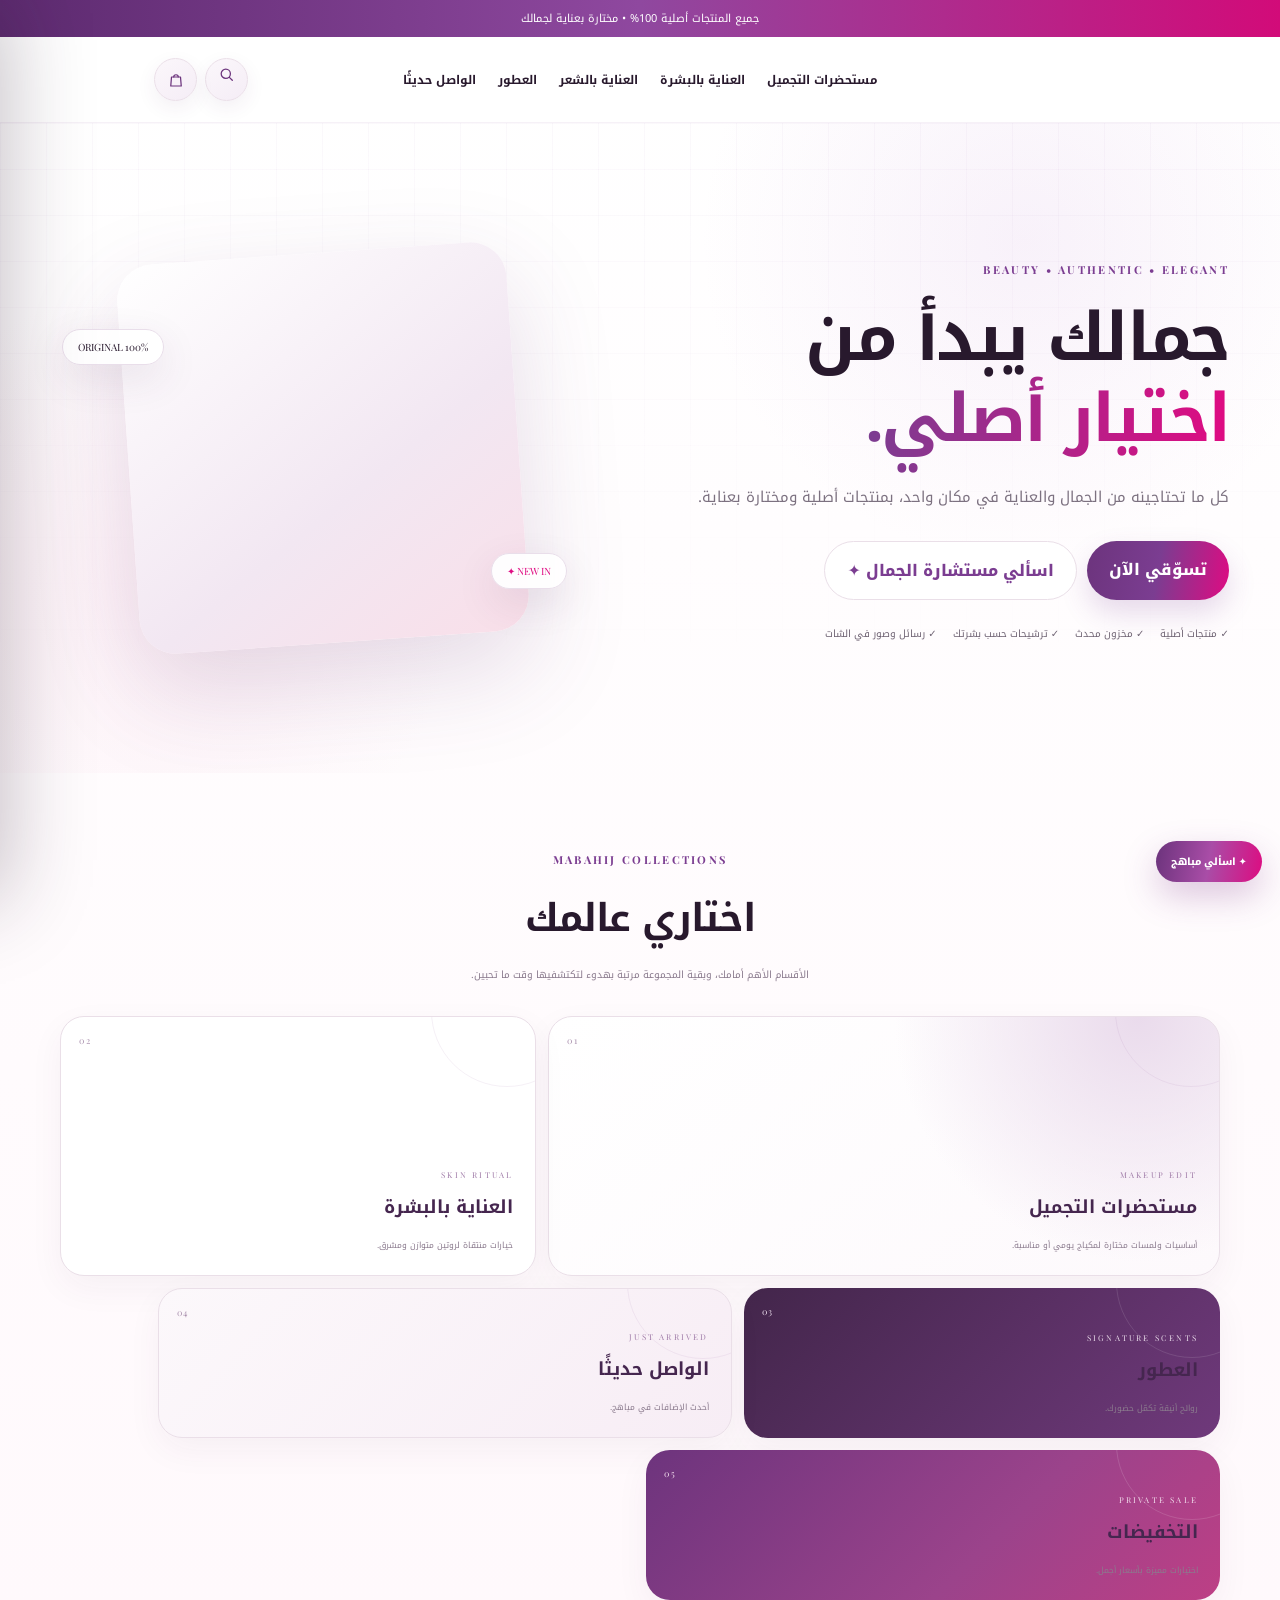
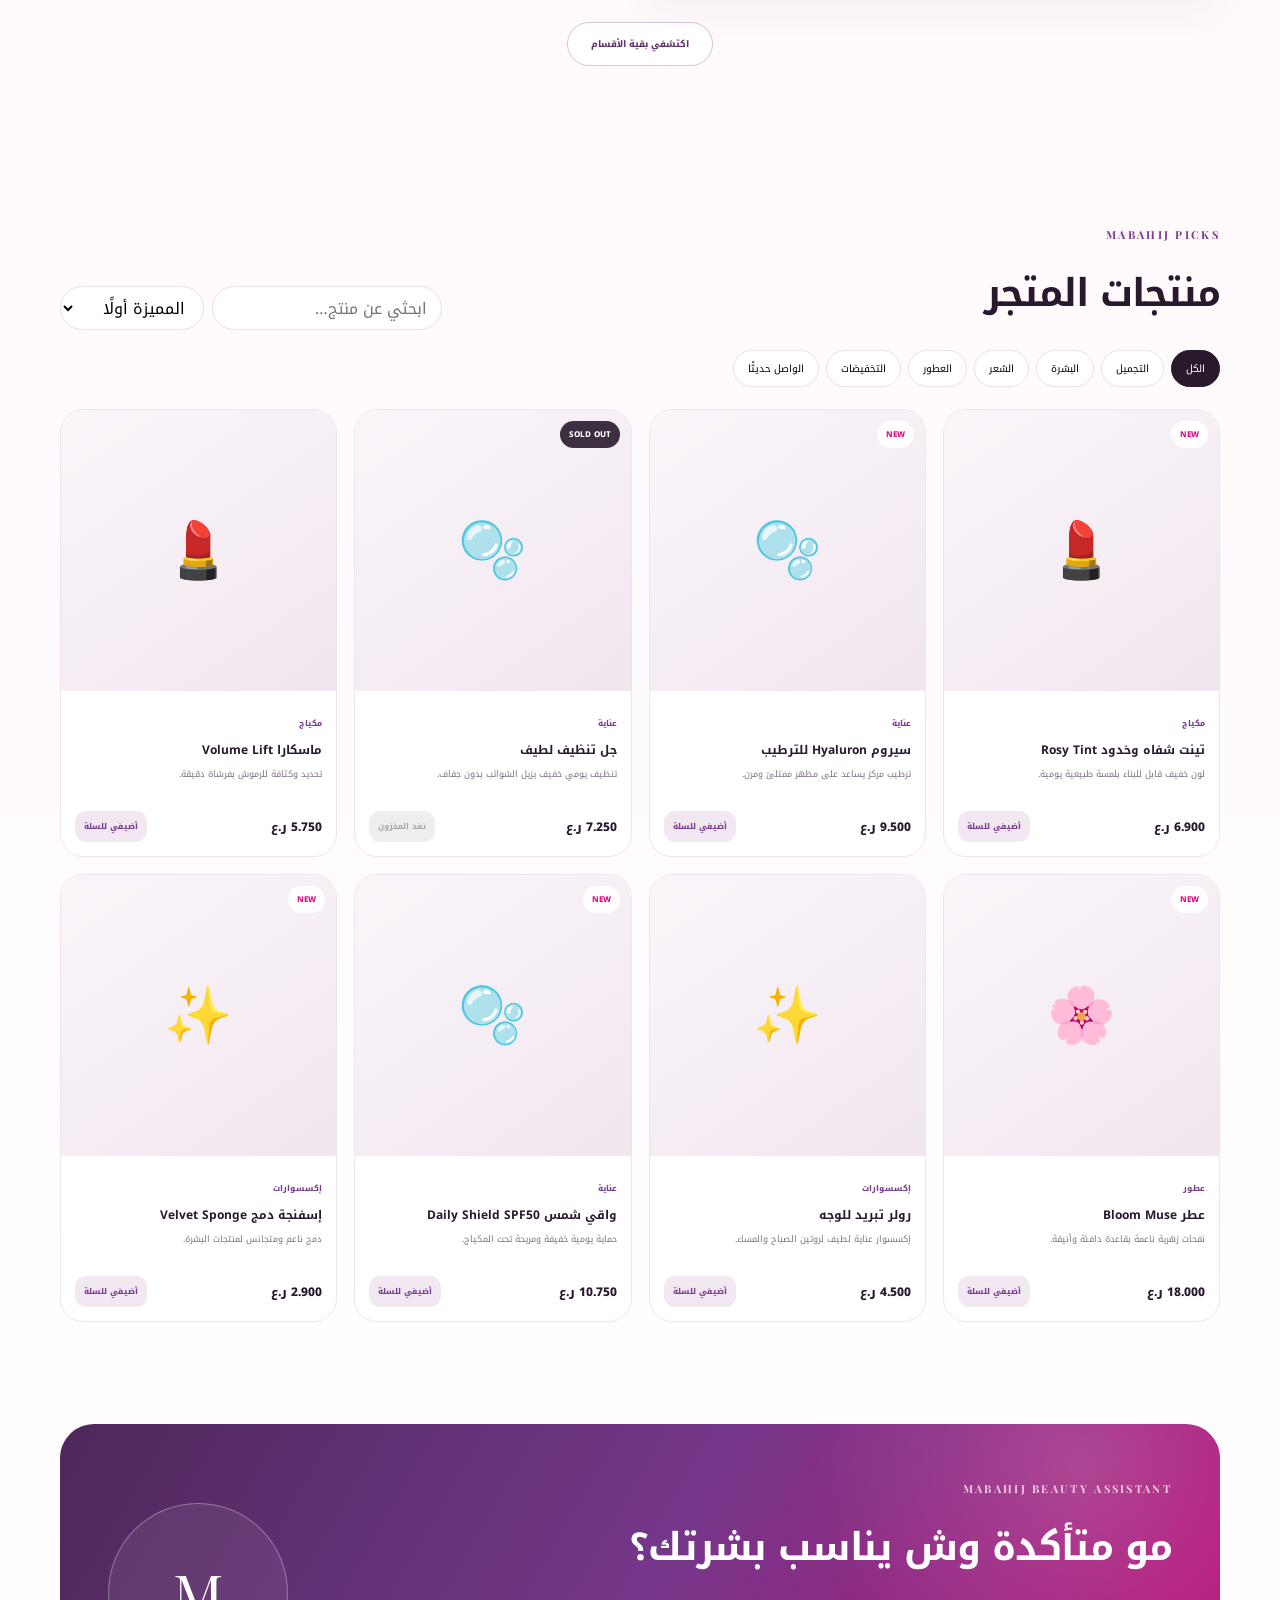
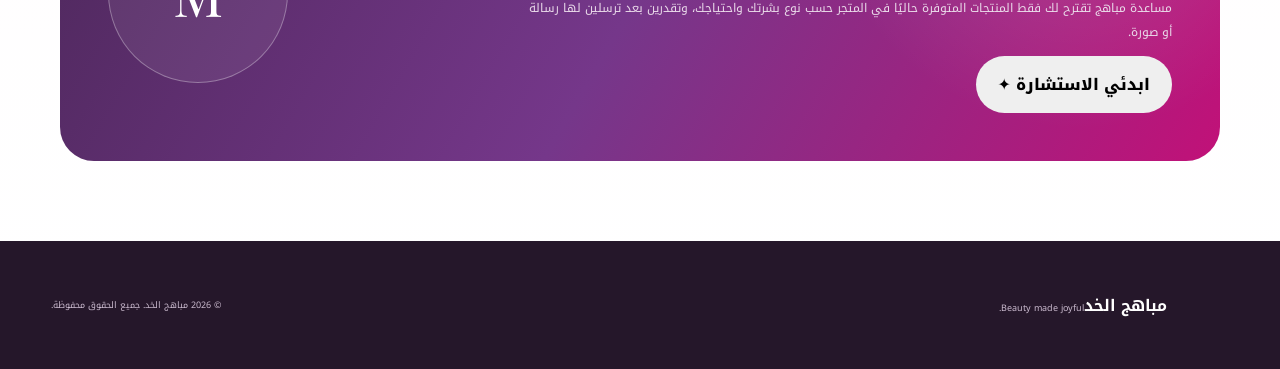
<file: mabahij-final-v3/source-v13.html>
<!doctype html><html lang="ar" dir="rtl"><head><meta charset="utf-8"><meta name="viewport" content="width=device-width,initial-scale=1,viewport-fit=cover"><meta name="theme-color" content="#7c3f91"><title>مباهج الخد | متجر الجمال</title><link rel="preconnect" href="https://fonts.googleapis.com"><link rel="preconnect" href="https://fonts.gstatic.com" crossorigin><link href="https://fonts.googleapis.com/css2?family=Noto+Kufi+Arabic:wght@400;500;600;700;800&family=Playfair+Display:wght@600;700&display=swap" rel="stylesheet"><link rel="stylesheet" href="../mabahij-demo/style.css?v=direct9"><style>
.brand img{width:auto!important;height:60px!important;max-width:110px!important;border-radius:0!important;box-shadow:none!important;object-fit:contain!important;background:transparent!important}.logo-card{padding:28px!important;overflow:hidden!important;border-radius:36px!important;isolation:isolate!important}.logo-card img{display:block!important;width:auto!important;height:auto!important;max-width:82%!important;max-height:82%!important;border-radius:0!important;object-fit:contain!important;object-position:center!important;background:transparent!important;transform:none!important;clip-path:none!important;margin:auto!important;mix-blend-mode:multiply!important}footer img{width:auto!important;height:60px!important;max-width:105px!important;border-radius:0!important;object-fit:contain!important;background:transparent!important}.round svg{display:block;margin:auto}.chatinput{display:grid;grid-template-columns:auto 1fr auto;gap:7px;padding:10px 12px;border-top:1px solid var(--line);background:#fff}.chatinput input[type=text]{min-width:0;border:1px solid var(--line);border-radius:999px;padding:10px 12px;outline:none}.chatinput button{width:38px;height:38px;border:0;border-radius:50%;display:grid;place-items:center;cursor:pointer}.attach{background:#f4eaf4;color:var(--p);font-size:19px}.send{background:linear-gradient(100deg,#6b337c,#d90f80);color:#fff;font-size:18px}.msg.image{padding:7px}.msg.image img{display:block;width:min(190px,100%);border-radius:12px;margin-bottom:5px}.chatnote{font-size:8px;color:#7c7180;padding:0 12px 10px;background:#fff;text-align:center}
.collections{padding-top:70px!important;padding-bottom:70px!important}.collections-head{text-align:center;max-width:620px;margin:auto}.collections-head p{font-size:10px;line-height:2;color:#8b7b8e;margin:10px auto 0;max-width:490px}.editorial{display:grid;grid-template-columns:repeat(12,1fr);gap:12px;margin-top:31px}.editorial .cat{position:relative;border:1px solid #eadfe8;background:#fff;border-radius:24px;min-height:150px;padding:22px;display:flex;flex-direction:column;align-items:flex-start;justify-content:flex-end;text-align:right;cursor:pointer;overflow:hidden;box-shadow:0 12px 34px rgba(69,36,77,.05);transition:.25s}.editorial .cat:hover{transform:translateY(-3px);box-shadow:0 22px 48px rgba(69,36,77,.11);border-color:#d6c3d8}.editorial .cat:before{content:'';position:absolute;width:150px;height:150px;border:1px solid rgba(123,61,145,.08);border-radius:50%;top:-82px;right:-48px}.editorial .cat i{display:none!important}.ed-no{position:absolute;top:17px;left:18px;font-family:'Playfair Display',serif;font-size:9px;letter-spacing:1.6px;color:#aa91ae}.ed-en{font-family:'Playfair Display',serif;font-size:8px;letter-spacing:2.2px;color:#9f7aa7;direction:ltr;margin-bottom:6px}.editorial .cat b{font-size:18px!important;line-height:1.55;color:#45264f!important;margin:0;text-align:right!important}.editorial .cat small{display:block!important;font-size:8.5px!important;line-height:1.9!important;color:#8b7b8e!important;margin-top:7px;max-width:330px;text-align:right!important}.ed-makeup{grid-column:span 7;min-height:260px!important;background:radial-gradient(circle at 88% 0%,#eadbec 0,transparent 38%),linear-gradient(145deg,#fff,#fdf9fc)!important}.ed-makeup b{font-size:27px!important}.ed-skin{grid-column:span 5}.ed-perfume{grid-column:span 5;background:linear-gradient(135deg,#43264b,#6f397b)!important;border:0!important}.ed-perfume .ed-no,.ed-perfume .ed-en,.ed-perfume small{color:#eadceb!important}.ed-perfume b{color:#fff!important}.ed-perfume:before{border-color:#ffffff1d!important}.ed-new{grid-column:span 6;background:linear-gradient(135deg,#fcf8fb,#f7edf5)!important}.ed-sale{grid-column:span 6;background:linear-gradient(135deg,#6d347d,#9b438b 60%,#bd3f85)!important;border:0!important}.ed-sale .ed-no,.ed-sale .ed-en,.ed-sale small{color:#f2deed!important}.ed-sale b{color:#fff!important}.ed-sale:before{border-color:#ffffff22!important}.more-wrap{text-align:center;margin-top:22px}.more-btn{border:1px solid #d7c5da;background:#fff;color:#60316e;border-radius:999px;padding:12px 23px;font-size:9px;font-weight:800;cursor:pointer}.more-box{max-height:0;opacity:0;overflow:hidden;transform:translateY(-8px);transition:max-height .5s ease,opacity .3s ease,transform .3s ease;margin-top:0}.more-box.open{max-height:1000px;opacity:1;transform:none;margin-top:30px}.more-grid{display:grid;grid-template-columns:repeat(3,1fr);gap:24px;border-top:1px solid #eadfe8;padding-top:28px}.more-group .en{font-family:'Playfair Display',serif;font-size:8px;letter-spacing:2.5px;color:#9c7aa5;direction:ltr}.more-group h4{font-size:14px;color:#47264f;margin:5px 0 12px}.more-list{display:grid;border-top:1px solid #f0e7ef}.more-list .cat{min-height:auto!important;width:100%;border:0!important;border-bottom:1px solid #f0e7ef!important;border-radius:0!important;background:transparent!important;box-shadow:none!important;color:#5f4664!important;padding:13px 2px!important;display:flex!important;flex-direction:row!important;align-items:center!important;justify-content:space-between!important;gap:10px;text-align:right!important;cursor:pointer;font-size:9.5px!important;transition:.2s}.more-list .cat:hover{transform:none!important;padding-right:7px!important;color:#5f2f6c!important}.more-list .cat:before,.more-list .cat:after,.more-list .cat i,.more-list .cat small{display:none!important}.more-list .cat b{font-size:9.5px!important;color:inherit!important;font-weight:600!important}.arrow{width:25px;height:25px;min-width:25px;border:1px solid #e2d3e3;border-radius:50%;display:grid;place-items:center;font-family:Arial,sans-serif;font-size:12px;color:#7c4b86}
@media(max-width:760px){.brand img{height:54px!important;max-width:96px!important}.logo-card{padding:22px!important}.logo-card img{max-width:84%!important;max-height:84%!important}.collections{padding-top:52px!important;padding-bottom:54px!important}.collections-head p{font-size:8.5px;padding:0 16px}.editorial{grid-template-columns:1fr 1fr;gap:9px;margin-top:24px}.editorial .cat{border-radius:18px;min-height:135px;padding:16px}.ed-no{top:13px;left:14px;font-size:7.5px}.ed-en{font-size:6.8px;letter-spacing:1.8px}.editorial .cat b{font-size:15px!important}.editorial .cat small{font-size:7.4px!important;line-height:1.75!important}.ed-makeup{grid-column:1/-1;min-height:190px!important}.ed-makeup b{font-size:22px!important}.ed-skin,.ed-perfume{grid-column:span 1}.ed-new,.ed-sale{grid-column:span 1;min-height:125px!important}.ed-new small,.ed-sale small{display:none!important}.more-btn{font-size:8.5px;padding:11px 20px}.more-grid{grid-template-columns:1fr;gap:27px;padding-top:24px}.more-box.open{max-height:1400px}.more-group h4{font-size:12px}.more-list .cat{font-size:9px!important;padding:12px 1px!important}.more-list .cat b{font-size:9px!important}.arrow{width:23px;height:23px;min-width:23px;font-size:11px}.chatinput{padding-bottom:calc(10px + env(safe-area-inset-bottom))}}
</style></head><body><div class="top">جميع المنتجات أصلية 100% • مختارة بعناية لجمالك</div><header><a class="brand" href="#home"><img src="../mabahij-demo/logo-exact.svg?v=direct9" alt="شعار مباهج الخد"></a><nav id="nav"><a href="#products" data-filter="makeup">مستحضرات التجميل</a><a href="#products" data-filter="skincare">العناية بالبشرة</a><a href="#products" data-filter="haircare">العناية بالشعر</a><a href="#products" data-filter="perfume">العطور</a><a href="#products" data-filter="new">الواصل حديثًا</a></nav><div class="actions"><button class="round" id="search" aria-label="البحث">⌕</button><button class="round" id="cartBtn" aria-label="سلة التسوق"><svg width="19" height="19" viewBox="0 0 24 24" fill="none" stroke="currentColor" stroke-width="1.7" stroke-linecap="round" stroke-linejoin="round"><path d="M6 8h12l1 12H5L6 8Z"/><path d="M9 8a3 3 0 0 1 6 0"/></svg></button><button class="menu" id="menu">☰</button></div></header><div class="backdrop" id="backdrop"></div><main><section class="hero" id="home"><div><span class="eyebrow">BEAUTY • AUTHENTIC • ELEGANT</span><h1>جمالك يبدأ من<br><span>اختيار أصلي.</span></h1><p>كل ما تحتاجينه من الجمال والعناية في مكان واحد، بمنتجات أصلية ومختارة بعناية.</p><div class="cta"><a class="btn primary" href="#products">تسوّقي الآن</a><button class="btn ghost" id="heroChat">اسألي مستشارة الجمال ✦</button></div><div class="checks"><span>✓ منتجات أصلية</span><span>✓ مخزون محدث</span><span>✓ ترشيحات حسب بشرتك</span><span>✓ رسائل وصور في الشات</span></div></div><div class="art"><div class="logo-card"><img src="../mabahij-demo/logo-exact.svg?v=direct9" alt="شعار مباهج الخد"></div><span class="pill p1">ORIGINAL 100%</span><span class="pill p2">NEW IN ✦</span></div></section><section class="shell section collections"><div class="collections-head"><span class="eyebrow">MABAHIJ COLLECTIONS</span><h2>اختاري عالمك</h2><p>الأقسام الأهم أمامك، وبقية المجموعة مرتبة بهدوء لتكتشفيها وقت ما تحبين.</p></div><div class="editorial"><button class="cat ed-makeup" data-filter="makeup"><span class="ed-no">01</span><span class="ed-en">MAKEUP EDIT</span><b>مستحضرات التجميل</b><small>أساسيات ولمسات مختارة لمكياج يومي أو مناسبة.</small></button><button class="cat ed-skin" data-filter="skincare"><span class="ed-no">02</span><span class="ed-en">SKIN RITUAL</span><b>العناية بالبشرة</b><small>خيارات منتقاة لروتين متوازن ومشرق.</small></button><button class="cat ed-perfume" data-filter="perfume"><span class="ed-no">03</span><span class="ed-en">SIGNATURE SCENTS</span><b>العطور</b><small>روائح أنيقة تكمّل حضورك.</small></button><button class="cat ed-new" data-filter="new"><span class="ed-no">04</span><span class="ed-en">JUST ARRIVED</span><b>الواصل حديثًا</b><small>أحدث الإضافات في مباهج.</small></button><button class="cat ed-sale" data-filter="sale"><span class="ed-no">05</span><span class="ed-en">PRIVATE SALE</span><b>التخفيضات</b><small>اختيارات مميزة بأسعار أجمل.</small></button></div><div class="more-wrap"><button class="more-btn" id="moreBtn" type="button">اكتشفي بقية الأقسام</button></div><div class="more-box" id="moreBox"><div class="more-grid"><div class="more-group"><span class="en">CARE</span><h4>العناية اليومية</h4><div class="more-list"><button class="cat" data-filter="haircare"><b>العناية بالشعر</b><span class="arrow">←</span></button><button class="cat" data-filter="feminine"><b>عناية نسائية</b><span class="arrow">←</span></button><button class="cat" data-filter="mom"><b>العناية بالأم</b><span class="arrow">←</span></button><button class="cat" data-filter="kids"><b>أطفال</b><span class="arrow">←</span></button></div></div><div class="more-group"><span class="en">LIFESTYLE</span><h4>لمسات وهدايا</h4><div class="more-list"><button class="cat" data-filter="bodymist"><b>معطرات الجسم والشعر</b><span class="arrow">←</span></button><button class="cat" data-filter="sets"><b>مجموعات</b><span class="arrow">←</span></button><button class="cat" data-filter="devices"><b>الأجهزة</b><span class="arrow">←</span></button><button class="cat" data-filter="decor"><b>هدايا وديكور</b><span class="arrow">←</span></button></div></div><div class="more-group"><span class="en">MORE</span><h4>مجموعات أخرى</h4><div class="more-list"><button class="cat" data-filter="supplements"><b>مكملات غذائية وتخسيس</b><span class="arrow">←</span></button><button class="cat" data-filter="mahaj"><b>منتجات مباهج</b><span class="arrow">←</span></button><button class="cat" data-filter="cleaners"><b>منظفات</b><span class="arrow">←</span></button><button class="cat" data-filter="misc"><b>غير مصنف</b><span class="arrow">←</span></button></div></div></div></div></section><section class="shell section" id="products"><div class="headrow"><div><span class="eyebrow">MABAHIJ PICKS</span><h2>منتجات المتجر</h2></div><div class="tools"><input id="q" placeholder="ابحثي عن منتج…"><select id="sort"><option value="featured">المميزة أولًا</option><option value="asc">السعر: الأقل</option><option value="desc">السعر: الأعلى</option></select></div></div><div class="chips"><button class="chip active" data-filter="all">الكل</button><button class="chip" data-filter="makeup">التجميل</button><button class="chip" data-filter="skincare">البشرة</button><button class="chip" data-filter="haircare">الشعر</button><button class="chip" data-filter="perfume">العطور</button><button class="chip" data-filter="sale">التخفيضات</button><button class="chip" data-filter="new">الواصل حديثًا</button></div><div class="grid" id="grid"></div></section><section class="shell ai"><div><span class="eyebrow" style="color:#f3c8e2">MABAHIJ BEAUTY ASSISTANT</span><h2>مو متأكدة وش يناسب بشرتك؟</h2><p>مساعدة مباهج تقترح لك فقط المنتجات المتوفرة حاليًا في المتجر حسب نوع بشرتك واحتياجك، وتقدرين بعد ترسلين لها رسالة أو صورة.</p><button class="btn" id="aiBtn">ابدئي الاستشارة ✦</button></div><div class="orb">M</div></section></main><footer><div class="fbrand"><img src="../mabahij-demo/logo-exact.svg?v=direct9" alt="شعار مباهج الخد"><div><b>مباهج الخد</b><small>Beauty made joyful.</small></div></div><small>© 2026 مباهج الخد. جميع الحقوق محفوظة.</small></footer><aside class="drawer" id="drawer"><div class="dhead"><div><small>سلة التسوق</small><b>اختياراتك</b></div><button class="close" id="closeCart">×</button></div><div class="cart" id="cart"></div></aside><div class="overlay" id="overlay"></div><section class="chat" id="chat"><div class="chead"><div><b>مساعدة مباهج</b><small>ترشيحات من المتوفر فقط</small></div><button class="close" id="closeChat">×</button></div><div class="msgs" id="msgs"></div><div class="quick" id="quick"></div><form class="chatinput" id="chatForm"><button type="button" class="attach" id="attachBtn">＋</button><input id="chatText" type="text" autocomplete="off" placeholder="اكتبي رسالتك…"><button type="submit" class="send">↑</button><input id="chatImage" type="file" accept="image/*" hidden></form><div class="chatnote">يمكنك إرسال رسالة أو صورة، والترشيحات من المنتجات المتوفرة فقط.</div></section><button class="chatfab" id="fab">✦ اسألي مباهج</button><script src="../mabahij-demo/app.js?v=direct9"></script><script>(()=>{const moreBtn=document.getElementById('moreBtn'),moreBox=document.getElementById('moreBox');if(moreBtn&&moreBox){moreBtn.addEventListener('click',()=>{const open=moreBox.classList.toggle('open');moreBtn.textContent=open?'إخفاء الأقسام الإضافية':'اكتشفي بقية الأقسام';});}const form=document.getElementById('chatForm'),text=document.getElementById('chatText'),imgInput=document.getElementById('chatImage'),attach=document.getElementById('attachBtn'),box=document.getElementById('msgs');const add=(html,user=false,cls='')=>{const d=document.createElement('div');d.className='msg '+(user?'user ':'')+cls;d.innerHTML=html;box.appendChild(d);box.scrollTop=box.scrollHeight};form.addEventListener('submit',e=>{e.preventDefault();const t=text.value.trim();if(!t)return;add(t.replace(/[&<>]/g,s=>({'&':'&amp;','<':'&lt;','>':'&gt;'}[s])),true);text.value='';setTimeout(()=>add('وصلتني رسالتك. قولي لي نوع بشرتك واحتياجك، أو ارسلي صورة، وبساعدك من المنتجات المتوفرة فقط.'),250)});attach.addEventListener('click',()=>imgInput.click());imgInput.addEventListener('change',()=>{const f=imgInput.files&&imgInput.files[0];if(!f)return;const r=new FileReader();r.onload=()=>{add('<img src="'+r.result+'" alt="صورة مرفقة"><small>'+f.name+'</small>',true,'image');setTimeout(()=>add('وصلتني الصورة. اكتبي لي وش تبين منها، وبعطيك خيارات من المتوفر في المتجر.'),250)};r.readAsDataURL(f);imgInput.value='';});})();</script></body></html>
</file>
<file: mabahij-demo/style.css>
@import url('./style-base.css?v=icons12');
#search{font-size:0!important;display:grid!important;place-items:center!important;color:#6b337c!important;background:linear-gradient(145deg,#fbf7fb,#f5edf6)!important;border:1px solid #eadfe8!important;box-shadow:0 7px 20px rgba(91,48,105,.07)!important}
#search::before{content:'';display:block;width:17px;height:17px;background:#6b337c;-webkit-mask:url("data:image/svg+xml,%3Csvg xmlns='http://www.w3.org/2000/svg' viewBox='0 0 24 24' fill='none' stroke='black' stroke-width='1.8' stroke-linecap='round' stroke-linejoin='round'%3E%3Ccircle cx='11' cy='11' r='6.5'/%3E%3Cpath d='m16 16 4.2 4.2'/%3E%3C/svg%3E") center/contain no-repeat;mask:url("data:image/svg+xml,%3Csvg xmlns='http://www.w3.org/2000/svg' viewBox='0 0 24 24' fill='none' stroke='black' stroke-width='1.8' stroke-linecap='round' stroke-linejoin='round'%3E%3Ccircle cx='11' cy='11' r='6.5'/%3E%3Cpath d='m16 16 4.2 4.2'/%3E%3C/svg%3E") center/contain no-repeat}
#cartBtn{display:grid!important;place-items:center!important;color:#6b337c!important;background:linear-gradient(145deg,#fbf7fb,#f5edf6)!important;border:1px solid #eadfe8!important;box-shadow:0 7px 20px rgba(91,48,105,.07)!important}
#cartBtn svg{width:18px!important;height:18px!important;stroke:#6b337c!important;stroke-width:1.65!important;fill:none!important}
#search:active,#cartBtn:active{transform:scale(.96)}
.brand img,footer img{background:transparent!important;box-shadow:none!important;border-radius:0!important;object-fit:contain!important}
</file>
<file: mabahij-demo/logo-fix.css>
/* Mabahij logo display fix: show the complete original logo without circular cropping */
.brand{overflow:visible!important}
.brand img{
  width:auto!important;
  height:68px!important;
  max-width:120px!important;
  border-radius:0!important;
  box-shadow:none!important;
  object-fit:contain!important;
  object-position:center!important;
  background:transparent!important;
}
.logo-card{
  padding:30px!important;
  overflow:hidden!important;
}
.logo-card img{
  width:auto!important;
  height:86%!important;
  max-width:88%!important;
  max-height:88%!important;
  border-radius:0!important;
  object-fit:contain!important;
  object-position:center!important;
  background:transparent!important;
  transform:rotate(4deg)!important;
}
footer img{
  width:auto!important;
  height:64px!important;
  max-width:110px!important;
  border-radius:0!important;
  object-fit:contain!important;
  object-position:center!important;
  background:#fff!important;
}
@media(max-width:760px){
  .brand img{height:54px!important;max-width:92px!important}
  .logo-card{padding:24px!important}
  .logo-card img{height:88%!important;max-width:90%!important;max-height:90%!important}
  footer img{height:58px!important;max-width:100px!important}
}
@media(max-width:390px){
  .brand img{height:50px!important;max-width:86px!important}
  .logo-card{padding:20px!important}
}
</file>
